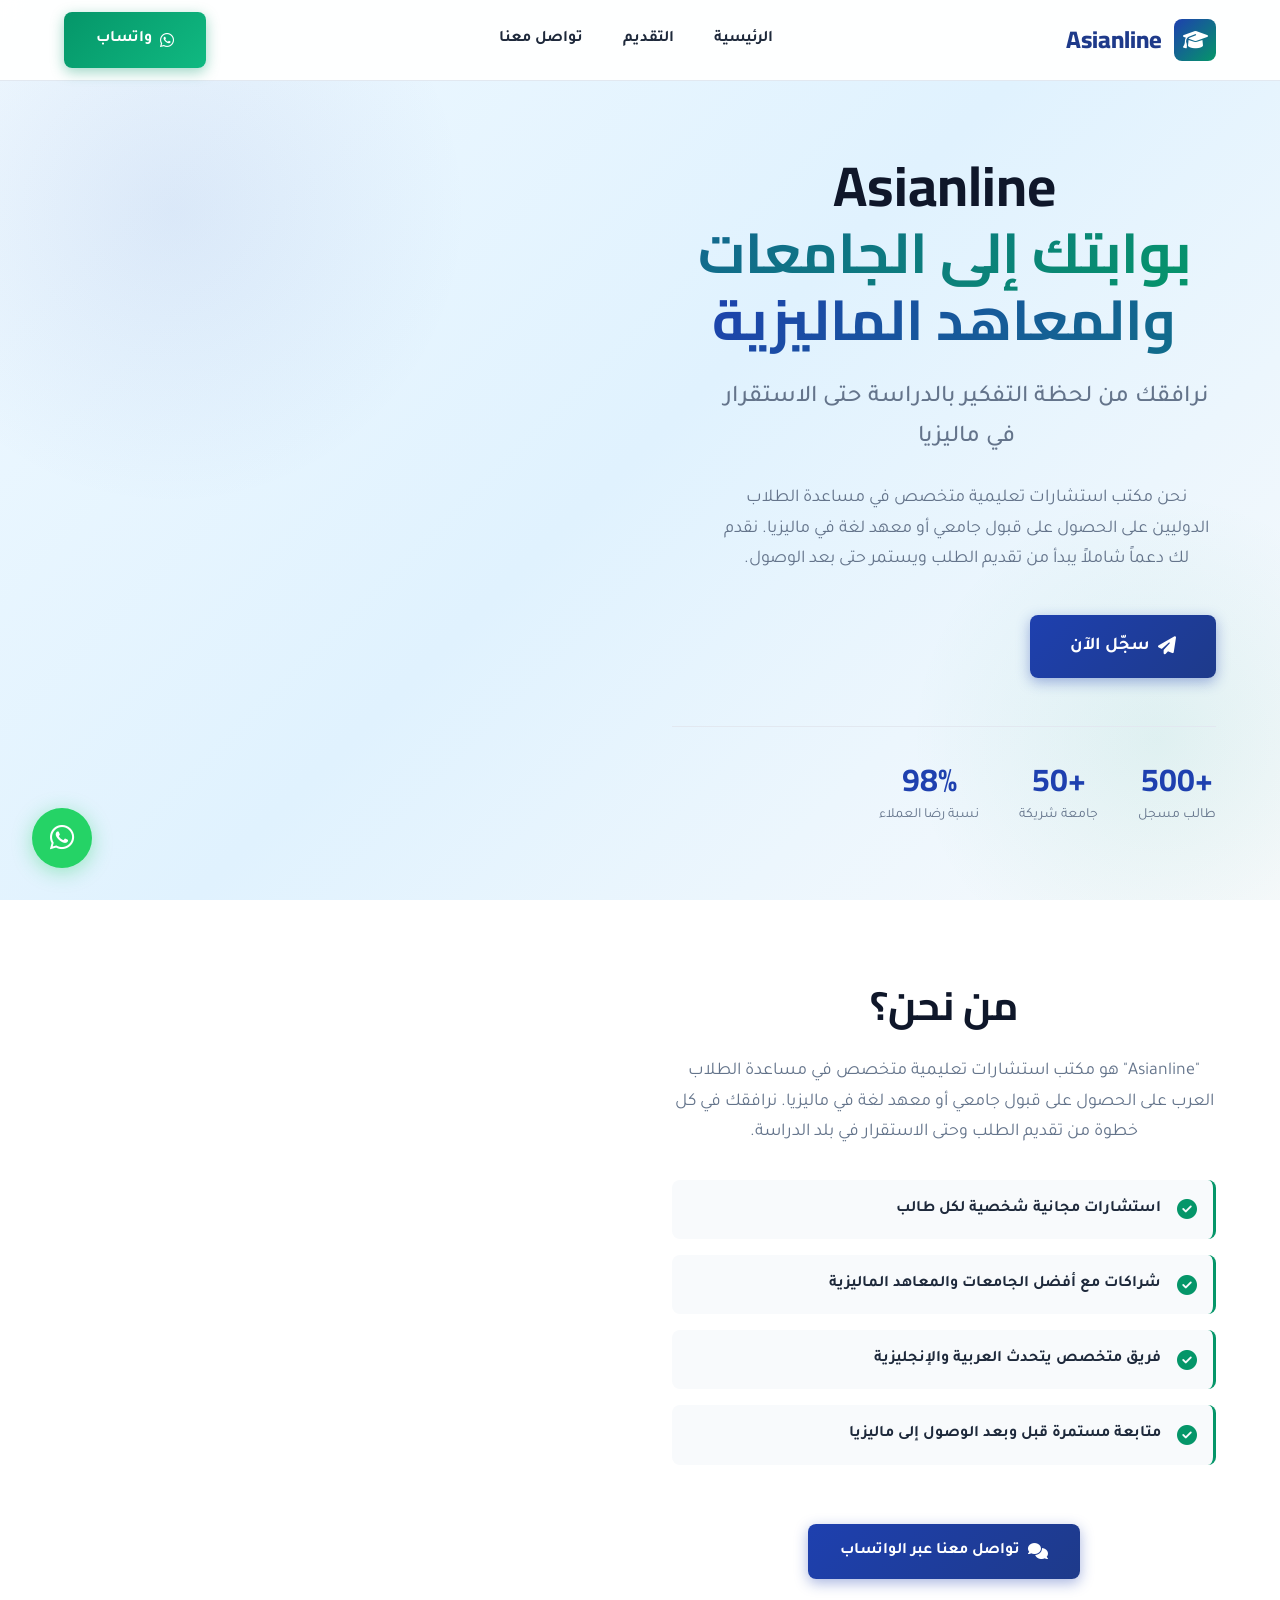
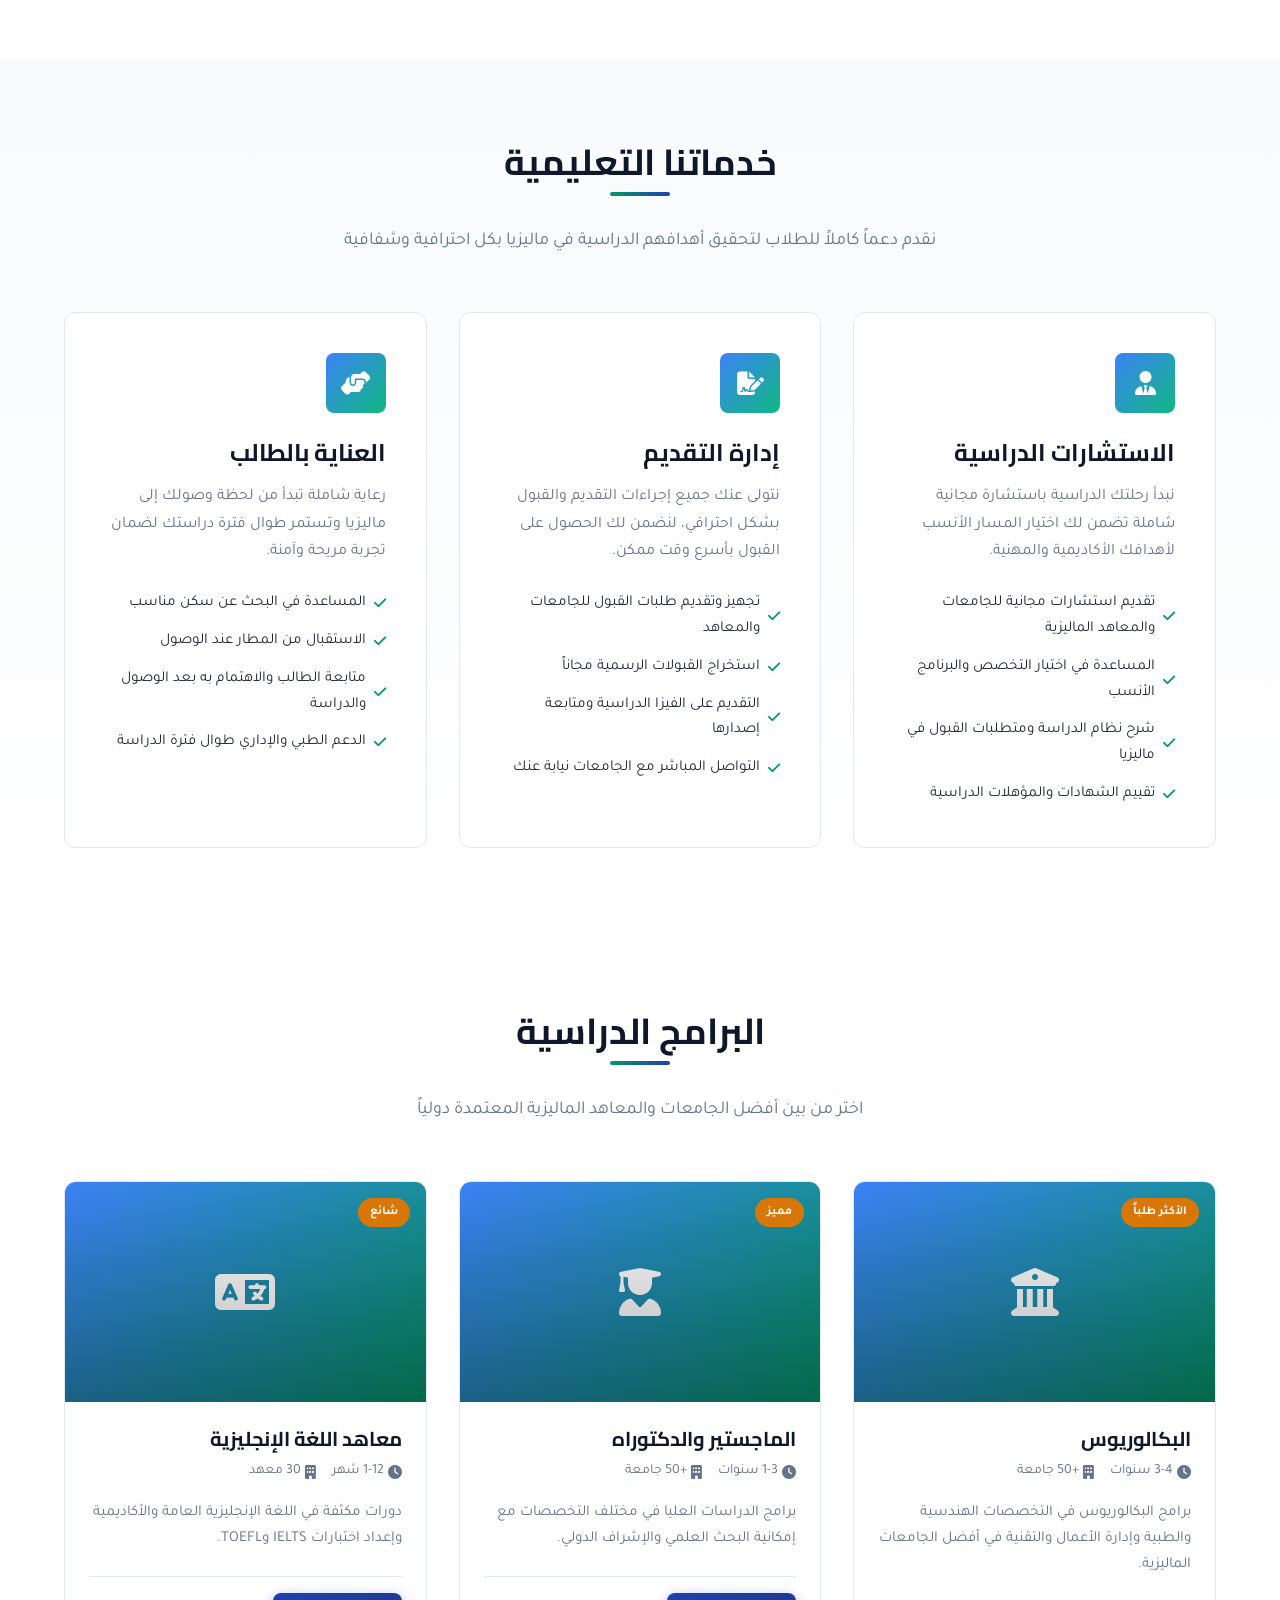
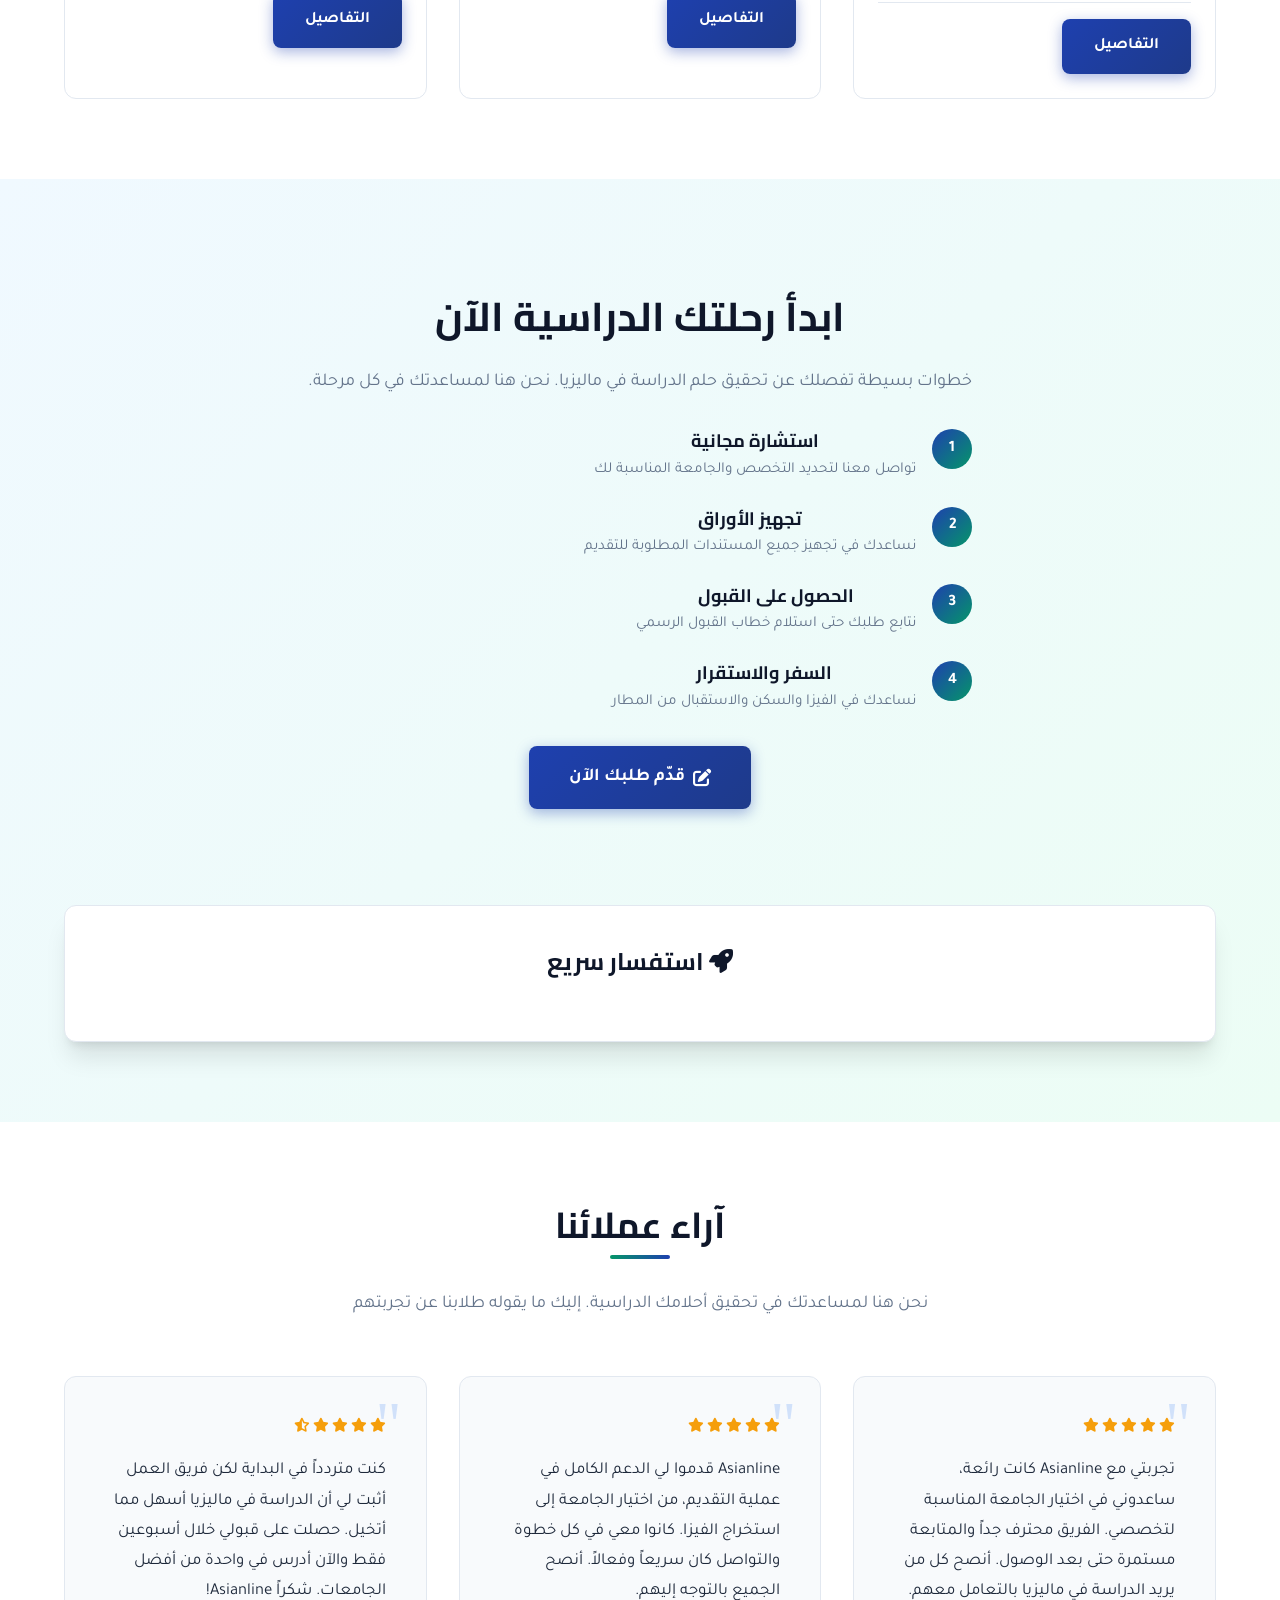
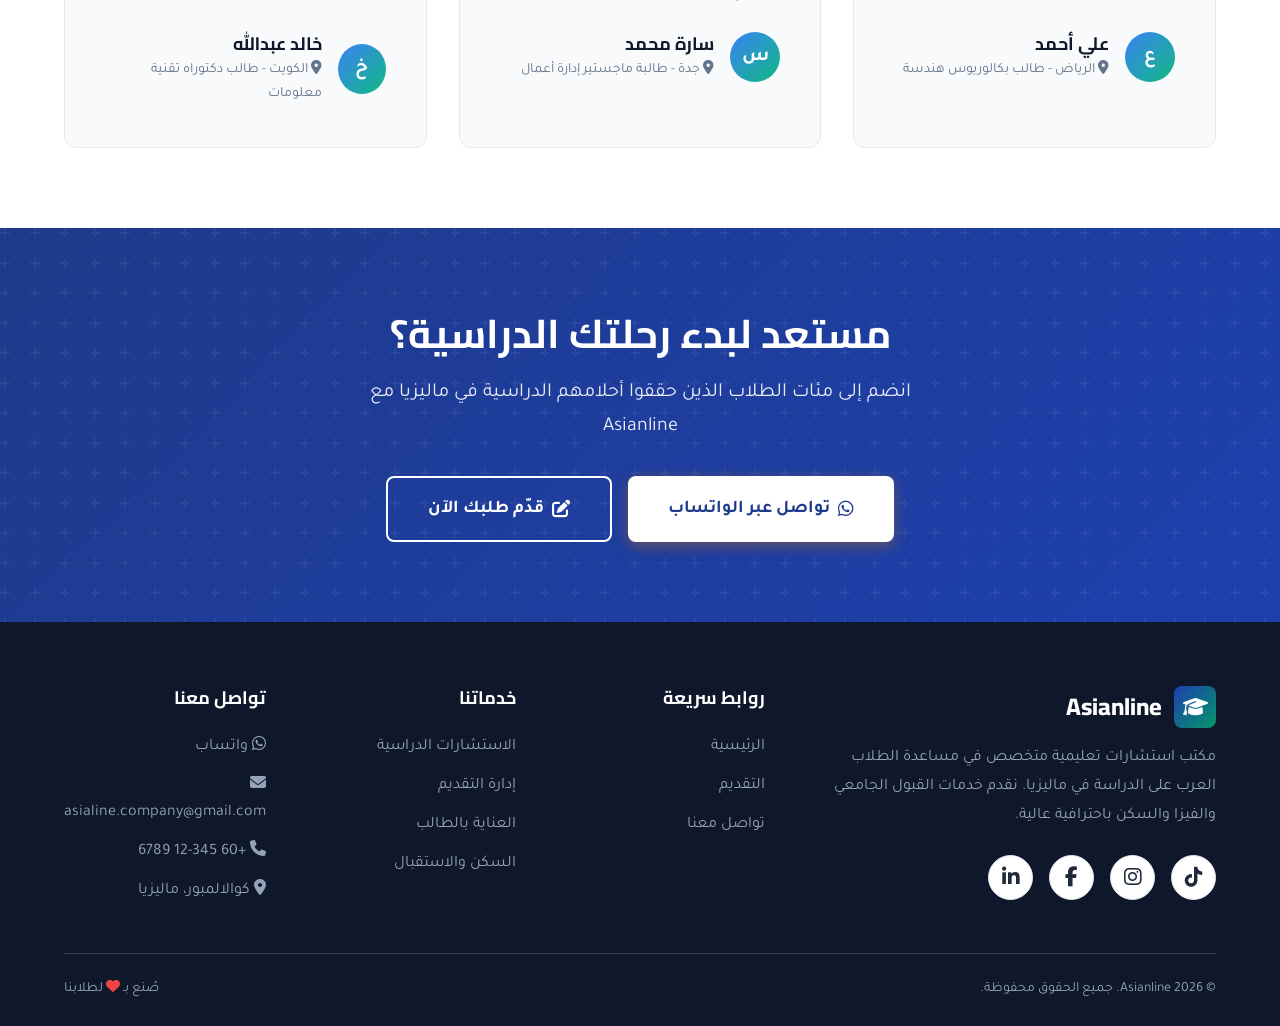
<file: index.html>
<!DOCTYPE html>
<html lang="ar" dir="rtl">
<head>
    <meta charset="UTF-8">
    <meta name="viewport" content="width=device-width, initial-scale=1.0">
    <meta name="description" content="Asianline - مكتب استشارات تعليمية متخصص في مساعدة الطلاب على الدراسة في ماليزيا. نقدم خدمات القبول الجامعي والفيزا والسكن.">
    <meta name="keywords" content="الدراسة في ماليزيا, قبول جامعي, معاهد لغة, فيزا دراسية, استشارات تعليمية">
    <title>Asianline | بوابتك إلى الجامعات والمعاهد الماليزية</title>

    <!-- Google Fonts -->
    <link rel="preconnect" href="https://fonts.googleapis.com">
    <link rel="preconnect" href="https://fonts.gstatic.com" crossorigin>
    <link href="https://fonts.googleapis.com/css2?family=Cairo:wght@400;600;700;800&family=Tajawal:wght@400;500;700&display=swap" rel="stylesheet">

    <!-- Font Awesome -->
    <link rel="stylesheet" href="https://cdnjs.cloudflare.com/ajax/libs/font-awesome/6.4.0/css/all.min.css">

    <!-- Styles -->
    <link rel="stylesheet" href="css/style.css">

    <!-- Favicon -->
    <link rel="icon" type="image/svg+xml" href="data:image/svg+xml,<svg xmlns='http://www.w3.org/2000/svg' viewBox='0 0 100 100'><text y='.9em' font-size='90'>🎓</text></svg>">
</head>
<body>
    <!-- Navigation -->
    <nav class="navbar" id="navbar">
        <div class="container">
            <a href="index.html" class="logo">
                <div class="logo-icon"><i class="fas fa-graduation-cap"></i></div>
                <span>Asianline</span>
            </a>

            <ul class="nav-links">
                <li><a href="index.html" class="active">الرئيسية</a></li>
<li><a href="apply.html">التقديم</a></li>
                <li><a href="contact.html">تواصل معنا</a></li>
            </ul>

            <div class="nav-cta">
                <a href="https://api.whatsapp.com/message/QCNQ3R56KXOFG1?autoload=1&app_absent=0" target="_blank" class="btn btn-secondary btn-sm">
                    <i class="fab fa-whatsapp"></i>
                    واتساب
                </a>
                <button class="mobile-menu-btn" id="mobileMenuBtn" aria-label="القائمة">
                    <i class="fas fa-bars"></i>
                </button>
            </div>
        </div>
    </nav>

    <!-- Mobile Menu -->
    <div class="mobile-menu-overlay" id="mobileMenuOverlay"></div>
    <div class="mobile-menu" id="mobileMenu">
        <div class="mobile-menu-header">
            <a href="index.html" class="logo">
                <div class="logo-icon"><i class="fas fa-graduation-cap"></i></div>
                <span>Asianline</span>
            </a>
            <button class="mobile-menu-close" id="mobileMenuClose" aria-label="إغلاق">
                <i class="fas fa-times"></i>
            </button>
        </div>
        <nav class="mobile-menu-links">
            <a href="index.html" class="active">الرئيسية</a>
<a href="apply.html">التقديم</a>
            <a href="contact.html">تواصل معنا</a>
        </nav>
    </div>

    <!-- Hero Section -->
    <section class="hero" id="home">
        <div class="container">
            <div class="hero-content" style="max-width: 800px; margin: 0 auto; text-align: center;">
                <h1>Asianline<br><span>بوابتك إلى الجامعات والمعاهد الماليزية</span></h1>
                <p class="subtitle">نرافقك من لحظة التفكير بالدراسة حتى الاستقرار في ماليزيا</p>
                <p>نحن مكتب استشارات تعليمية متخصص في مساعدة الطلاب الدوليين على الحصول على قبول جامعي أو معهد لغة في ماليزيا. نقدم لك دعماً شاملاً يبدأ من تقديم الطلب ويستمر حتى بعد الوصول.</p>
                <div class="hero-buttons">
                    <a href="apply.html" class="btn btn-primary btn-lg">
                        <i class="fas fa-paper-plane"></i>
                        سجّل الآن
                    </a>
                    </div>
                <div class="hero-stats">
                    <div class="stat-item">
                        <h3>+500</h3>
                        <p>طالب مسجل</p>
                    </div>
                    <div class="stat-item">
                        <h3>+50</h3>
                        <p>جامعة شريكة</p>
                    </div>
                    <div class="stat-item">
                        <h3>98%</h3>
                        <p>نسبة رضا العملاء</p>
                    </div>
                </div>
            </div>
            
        </div>
    </section>

    <!-- About Section -->
    <section class="about section-padding" id="about">
        <div class="container">
            <div class="about-grid">
                
                <div class="about-content" style="max-width: 800px; margin: 0 auto; text-align: center;">
                    <h2>من نحن؟</h2>
                    <p>"Asianline" هو مكتب استشارات تعليمية متخصص في مساعدة الطلاب العرب على الحصول على قبول جامعي أو معهد لغة في ماليزيا. نرافقك في كل خطوة من تقديم الطلب وحتى الاستقرار في بلد الدراسة.</p>
                    <div class="about-features" style="max-width: 600px; margin: 0 auto 2rem;">
                        <div class="about-feature">
                            <i class="fas fa-check-circle"></i>
                            <span>استشارات مجانية شخصية لكل طالب</span>
                        </div>
                        <div class="about-feature">
                            <i class="fas fa-check-circle"></i>
                            <span>شراكات مع أفضل الجامعات والمعاهد الماليزية</span>
                        </div>
                        <div class="about-feature">
                            <i class="fas fa-check-circle"></i>
                            <span>فريق متخصص يتحدث العربية والإنجليزية</span>
                        </div>
                        <div class="about-feature">
                            <i class="fas fa-check-circle"></i>
                            <span>متابعة مستمرة قبل وبعد الوصول إلى ماليزيا</span>
                        </div>
                    </div>
                    <br>
                    <a href="contact.html" class="btn btn-primary">
                        <i class="fas fa-comments"></i>
                        تواصل معنا عبر الواتساب
                    </a>
                </div>
            </div>
        </div>
    </section>

    <!-- Services Section -->
    <section class="services section-padding" id="services">
        <div class="container">
            <div class="section-header">
                <h2>خدماتنا التعليمية</h2>
                <p>نقدم دعماً كاملاً للطلاب لتحقيق أهدافهم الدراسية في ماليزيا بكل احترافية وشفافية</p>
            </div>
            <div class="services-grid">
                <!-- Service 1 -->
                <div class="service-card fade-in">
                    <div class="service-icon">
                        <i class="fas fa-user-tie"></i>
                    </div>
                    <h3>الاستشارات الدراسية</h3>
                    <p>نبدأ رحلتك الدراسية باستشارة مجانية شاملة تضمن لك اختيار المسار الأنسب لأهدافك الأكاديمية والمهنية.</p>
                    <ul class="service-list">
                        <li><i class="fas fa-check"></i> تقديم استشارات مجانية للجامعات والمعاهد الماليزية</li>
                        <li><i class="fas fa-check"></i> المساعدة في اختيار التخصص والبرنامج الأنسب</li>
                        <li><i class="fas fa-check"></i> شرح نظام الدراسة ومتطلبات القبول في ماليزيا</li>
                        <li><i class="fas fa-check"></i> تقييم الشهادات والمؤهلات الدراسية</li>
                    </ul>
                </div>

                <!-- Service 2 -->
                <div class="service-card fade-in">
                    <div class="service-icon">
                        <i class="fas fa-file-signature"></i>
                    </div>
                    <h3>إدارة التقديم</h3>
                    <p>نتولى عنك جميع إجراءات التقديم والقبول بشكل احترافي، لنضمن لك الحصول على القبول بأسرع وقت ممكن.</p>
                    <ul class="service-list">
                        <li><i class="fas fa-check"></i> تجهيز وتقديم طلبات القبول للجامعات والمعاهد</li>
                        <li><i class="fas fa-check"></i> استخراج القبولات الرسمية مجاناً</li>
                        <li><i class="fas fa-check"></i> التقديم على الفيزا الدراسية ومتابعة إصدارها</li>
                        <li><i class="fas fa-check"></i> التواصل المباشر مع الجامعات نيابة عنك</li>
                    </ul>
                </div>

                <!-- Service 3 -->
                <div class="service-card fade-in">
                    <div class="service-icon">
                        <i class="fas fa-hands-helping"></i>
                    </div>
                    <h3>العناية بالطالب</h3>
                    <p>رعاية شاملة تبدأ من لحظة وصولك إلى ماليزيا وتستمر طوال فترة دراستك لضمان تجربة مريحة وآمنة.</p>
                    <ul class="service-list">
                        <li><i class="fas fa-check"></i> المساعدة في البحث عن سكن مناسب</li>
                        <li><i class="fas fa-check"></i> الاستقبال من المطار عند الوصول</li>
                        <li><i class="fas fa-check"></i> متابعة الطالب والاهتمام به بعد الوصول والدراسة</li>
                        <li><i class="fas fa-check"></i> الدعم الطبي والإداري طوال فترة الدراسة</li>
                    </ul>
                </div>
            </div>
        </div>
    </section>

    <!-- Programs Preview Section -->
    <section class="programs section-padding" id="programs">
        <div class="container">
            <div class="section-header">
                <h2>البرامج الدراسية</h2>
                <p>اختر من بين أفضل الجامعات والمعاهد الماليزية المعتمدة دولياً</p>
            </div>
            <div class="programs-grid">
                <div class="program-card fade-in">
                    <div class="program-image">
                        <i class="fas fa-university"></i>
                        <span class="program-badge">الأكثر طلباً</span>
                    </div>
                    <div class="program-content">
                        <h3>البكالوريوس</h3>
                        <div class="program-meta">
                            <span><i class="fas fa-clock"></i> 3-4 سنوات</span>
                            <span><i class="fas fa-building"></i> +50 جامعة</span>
                        </div>
                        <p>برامج البكالوريوس في التخصصات الهندسية والطبية وإدارة الأعمال والتقنية في أفضل الجامعات الماليزية.</p>
                        <div class="program-footer">
                            <a href="https://api.whatsapp.com/message/QCNQ3R56KXOFG1?autoload=1&app_absent=0" class="btn btn-primary btn-sm">التفاصيل</a>
                        </div>
                    </div>
                </div>

                <div class="program-card fade-in">
                    <div class="program-image">
                        <i class="fas fa-user-graduate"></i>
                        <span class="program-badge">مميز</span>
                    </div>
                    <div class="program-content">
                        <h3>الماجستير والدكتوراه</h3>
                        <div class="program-meta">
                            <span><i class="fas fa-clock"></i> 1-3 سنوات</span>
                            <span><i class="fas fa-building"></i> +50 جامعة</span>
                        </div>
                        <p>برامج الدراسات العليا في مختلف التخصصات مع إمكانية البحث العلمي والإشراف الدولي.</p>
                        <div class="program-footer">
                            <a href="https://api.whatsapp.com/message/QCNQ3R56KXOFG1?autoload=1&app_absent=0" class="btn btn-primary btn-sm">التفاصيل</a>
                        </div>
                    </div>
                </div>

                <div class="program-card fade-in">
                    <div class="program-image">
                        <i class="fas fa-language"></i>
                        <span class="program-badge">شائع</span>
                    </div>
                    <div class="program-content">
                        <h3>معاهد اللغة الإنجليزية</h3>
                        <div class="program-meta">
                            <span><i class="fas fa-clock"></i> 1-12 شهر</span>
                            <span><i class="fas fa-building"></i> 30 معهد</span>
                        </div>
                        <p>دورات مكثفة في اللغة الإنجليزية العامة والأكاديمية وإعداد اختبارات IELTS وTOEFL.</p>
                        <div class="program-footer">
                            <a href="https://api.whatsapp.com/message/QCNQ3R56KXOFG1?autoload=1&app_absent=0" class="btn btn-primary btn-sm">التفاصيل</a>
                        </div>
                    </div>
                </div>
            </div>
            </div>
    </section>

    <!-- Application CTA Section -->
    <section class="apply-section section-padding" id="apply">
        <div class="container">
            <div class="apply-grid" style="grid-template-columns: 1fr; text-align: center;">
                <div class="apply-info" style="max-width: 800px; margin: 0 auto;">
                    <h2>ابدأ رحلتك الدراسية الآن</h2>
                    <p>خطوات بسيطة تفصلك عن تحقيق حلم الدراسة في ماليزيا. نحن هنا لمساعدتك في كل مرحلة.</p>
                    <div class="apply-steps">
                        <div class="apply-step">
                            <div class="step-number">1</div>
                            <div class="step-content">
                                <h4>استشارة مجانية</h4>
                                <p>تواصل معنا لتحديد التخصص والجامعة المناسبة لك</p>
                            </div>
                        </div>
                        <div class="apply-step">
                            <div class="step-number">2</div>
                            <div class="step-content">
                                <h4>تجهيز الأوراق</h4>
                                <p>نساعدك في تجهيز جميع المستندات المطلوبة للتقديم</p>
                            </div>
                        </div>
                        <div class="apply-step">
                            <div class="step-number">3</div>
                            <div class="step-content">
                                <h4>الحصول على القبول</h4>
                                <p>نتابع طلبك حتى استلام خطاب القبول الرسمي</p>
                            </div>
                        </div>
                        <div class="apply-step">
                            <div class="step-number">4</div>
                            <div class="step-content">
                                <h4>السفر والاستقرار</h4>
                                <p>نساعدك في الفيزا والسكن والاستقبال من المطار</p>
                            </div>
                        </div>
                    </div>
                    <a href="apply.html" class="btn btn-primary btn-lg">
                        <i class="fas fa-edit"></i>
                        قدّم طلبك الآن
                    </a>
                </div>
                <div class="form-container">
                    <h3><i class="fas fa-rocket"></i> استفسار سريع</h3>
                    
                </div>
            </div>
        </div>
    </section>

    <!-- Testimonials Section -->
    <section class="testimonials section-padding" id="testimonials">
        <div class="container">
            <div class="section-header">
                <h2>آراء عملائنا</h2>
                <p>نحن هنا لمساعدتك في تحقيق أحلامك الدراسية. إليك ما يقوله طلابنا عن تجربتهم</p>
            </div>
            <div class="testimonials-grid">
                <div class="testimonial-card fade-in">
                    <div class="rating">
                        <i class="fas fa-star"></i>
                        <i class="fas fa-star"></i>
                        <i class="fas fa-star"></i>
                        <i class="fas fa-star"></i>
                        <i class="fas fa-star"></i>
                    </div>
                    <p class="testimonial-text">تجربتي مع Asianline كانت رائعة، ساعدوني في اختيار الجامعة المناسبة لتخصصي. الفريق محترف جداً والمتابعة مستمرة حتى بعد الوصول. أنصح كل من يريد الدراسة في ماليزيا بالتعامل معهم.</p>
                    <div class="testimonial-author">
                        <div class="author-avatar">ع</div>
                        <div class="author-info">
                            <h4>علي أحمد</h4>
                            <p><i class="fas fa-map-marker-alt"></i> الرياض - طالب بكالوريوس هندسة</p>
                        </div>
                    </div>
                </div>

                <div class="testimonial-card fade-in">
                    <div class="rating">
                        <i class="fas fa-star"></i>
                        <i class="fas fa-star"></i>
                        <i class="fas fa-star"></i>
                        <i class="fas fa-star"></i>
                        <i class="fas fa-star"></i>
                    </div>
                    <p class="testimonial-text">Asianline قدموا لي الدعم الكامل في عملية التقديم، من اختيار الجامعة إلى استخراج الفيزا. كانوا معي في كل خطوة والتواصل كان سريعاً وفعالاً. أنصح الجميع بالتوجه إليهم.</p>
                    <div class="testimonial-author">
                        <div class="author-avatar">س</div>
                        <div class="author-info">
                            <h4>سارة محمد</h4>
                            <p><i class="fas fa-map-marker-alt"></i> جدة - طالبة ماجستير إدارة أعمال</p>
                        </div>
                    </div>
                </div>

                <div class="testimonial-card fade-in">
                    <div class="rating">
                        <i class="fas fa-star"></i>
                        <i class="fas fa-star"></i>
                        <i class="fas fa-star"></i>
                        <i class="fas fa-star"></i>
                        <i class="fas fa-star-half-alt"></i>
                    </div>
                    <p class="testimonial-text">كنت متردداً في البداية لكن فريق العمل أثبت لي أن الدراسة في ماليزيا أسهل مما أتخيل. حصلت على قبولي خلال أسبوعين فقط والآن أدرس في واحدة من أفضل الجامعات. شكراً Asianline!</p>
                    <div class="testimonial-author">
                        <div class="author-avatar">خ</div>
                        <div class="author-info">
                            <h4>خالد عبدالله</h4>
                            <p><i class="fas fa-map-marker-alt"></i> الكويت - طالب دكتوراه تقنية معلومات</p>
                        </div>
                    </div>
                </div>
            </div>
        </div>
    </section>

    <!-- CTA Section -->
    <section class="cta">
        <div class="container">
            <h2>مستعد لبدء رحلتك الدراسية؟</h2>
            <p>انضم إلى مئات الطلاب الذين حققوا أحلامهم الدراسية في ماليزيا مع Asianline</p>
            <div class="cta-buttons">
                <a href="https://api.whatsapp.com/message/QCNQ3R56KXOFG1?autoload=1&app_absent=0" target="_blank" class="btn btn-accent btn-lg">
                    <i class="fab fa-whatsapp"></i>
                    تواصل عبر الواتساب
                </a>
                <a href="apply.html" class="btn btn-outline btn-lg">
                    <i class="fas fa-edit"></i>
                    قدّم طلبك الآن
                </a>
            </div>
        </div>
    </section>

    <!-- Footer -->
    <footer class="footer">
        <div class="container">
            <div class="footer-grid">
                <div class="footer-brand">
                    <a href="index.html" class="logo">
                        <div class="logo-icon"><i class="fas fa-graduation-cap"></i></div>
                        <span>Asianline</span>
                    </a>
                    <p>مكتب استشارات تعليمية متخصص في مساعدة الطلاب العرب على الدراسة في ماليزيا. نقدم خدمات القبول الجامعي والفيزا والسكن باحترافية عالية.</p>
                    <div class="social-links">
                        <a href="https://www.tiktok.com/@asianlinee" target="_blank" aria-label="تيك توك"><i class="fab fa-tiktok"></i></a>
                        <a href="https://www.instagram.com/asianlinee" target="_blank" aria-label="انستغرام"><i class="fab fa-instagram"></i></a>
                        <a href="#" aria-label="فيسبوك"><i class="fab fa-facebook-f"></i></a>
                        <a href="#" aria-label="لينكدإن"><i class="fab fa-linkedin-in"></i></a>
                    </div>
                </div>
                <div class="footer-links">
                    <h4>روابط سريعة</h4>
                    <ul>
                        <li><a href="index.html">الرئيسية</a></li>
<li><a href="apply.html">التقديم</a></li>
                        <li><a href="contact.html">تواصل معنا</a></li>
                    </ul>
                </div>
                <div class="footer-links">
                    <h4>خدماتنا</h4>
                    <ul>
                        <li><a href="#services">الاستشارات الدراسية</a></li>
                        <li><a href="#services">إدارة التقديم</a></li>
                        <li><a href="#services">العناية بالطالب</a></li>
                        <li><a href="#services">السكن والاستقبال</a></li>
                    </ul>
                </div>
                <div class="footer-links">
                    <h4>تواصل معنا</h4>
                    <ul>
                        <li><a href="https://api.whatsapp.com/message/QCNQ3R56KXOFG1?autoload=1&app_absent=0"><i class="fab fa-whatsapp"></i> واتساب</a></li>
                        <li><a href="mailto:asialine.company@gmail.com"><i class="fas fa-envelope"></i> asialine.company@gmail.com</a></li>
                        <li><a href="tel:+60123456789"><i class="fas fa-phone"></i> +60 12-345 6789</a></li>
                        <li><span><i class="fas fa-map-marker-alt"></i> كوالالمبور، ماليزيا</span></li>
                    </ul>
                </div>
            </div>
            <div class="footer-bottom">
                <p>© 2026 Asianline. جميع الحقوق محفوظة.</p>
                <p>صُنع بـ <i class="fas fa-heart" style="color: #ef4444;"></i> لطلابنا</p>
            </div>
        </div>
    </footer>

    <!-- WhatsApp Float -->
    <a href="https://api.whatsapp.com/message/QCNQ3R56KXOFG1?autoload=1&app_absent=0" target="_blank" class="whatsapp-float" aria-label="تواصل عبر الواتساب">
        <i class="fab fa-whatsapp"></i>
    </a>

    <!-- Scroll to Top -->
    <button class="scroll-top" id="scrollTop" aria-label="العودة للأعلى">
        <i class="fas fa-arrow-up"></i>
    </button>

    <!-- Scripts -->
    <script src="js/main.js"></script>
</body>
</html>
</file>
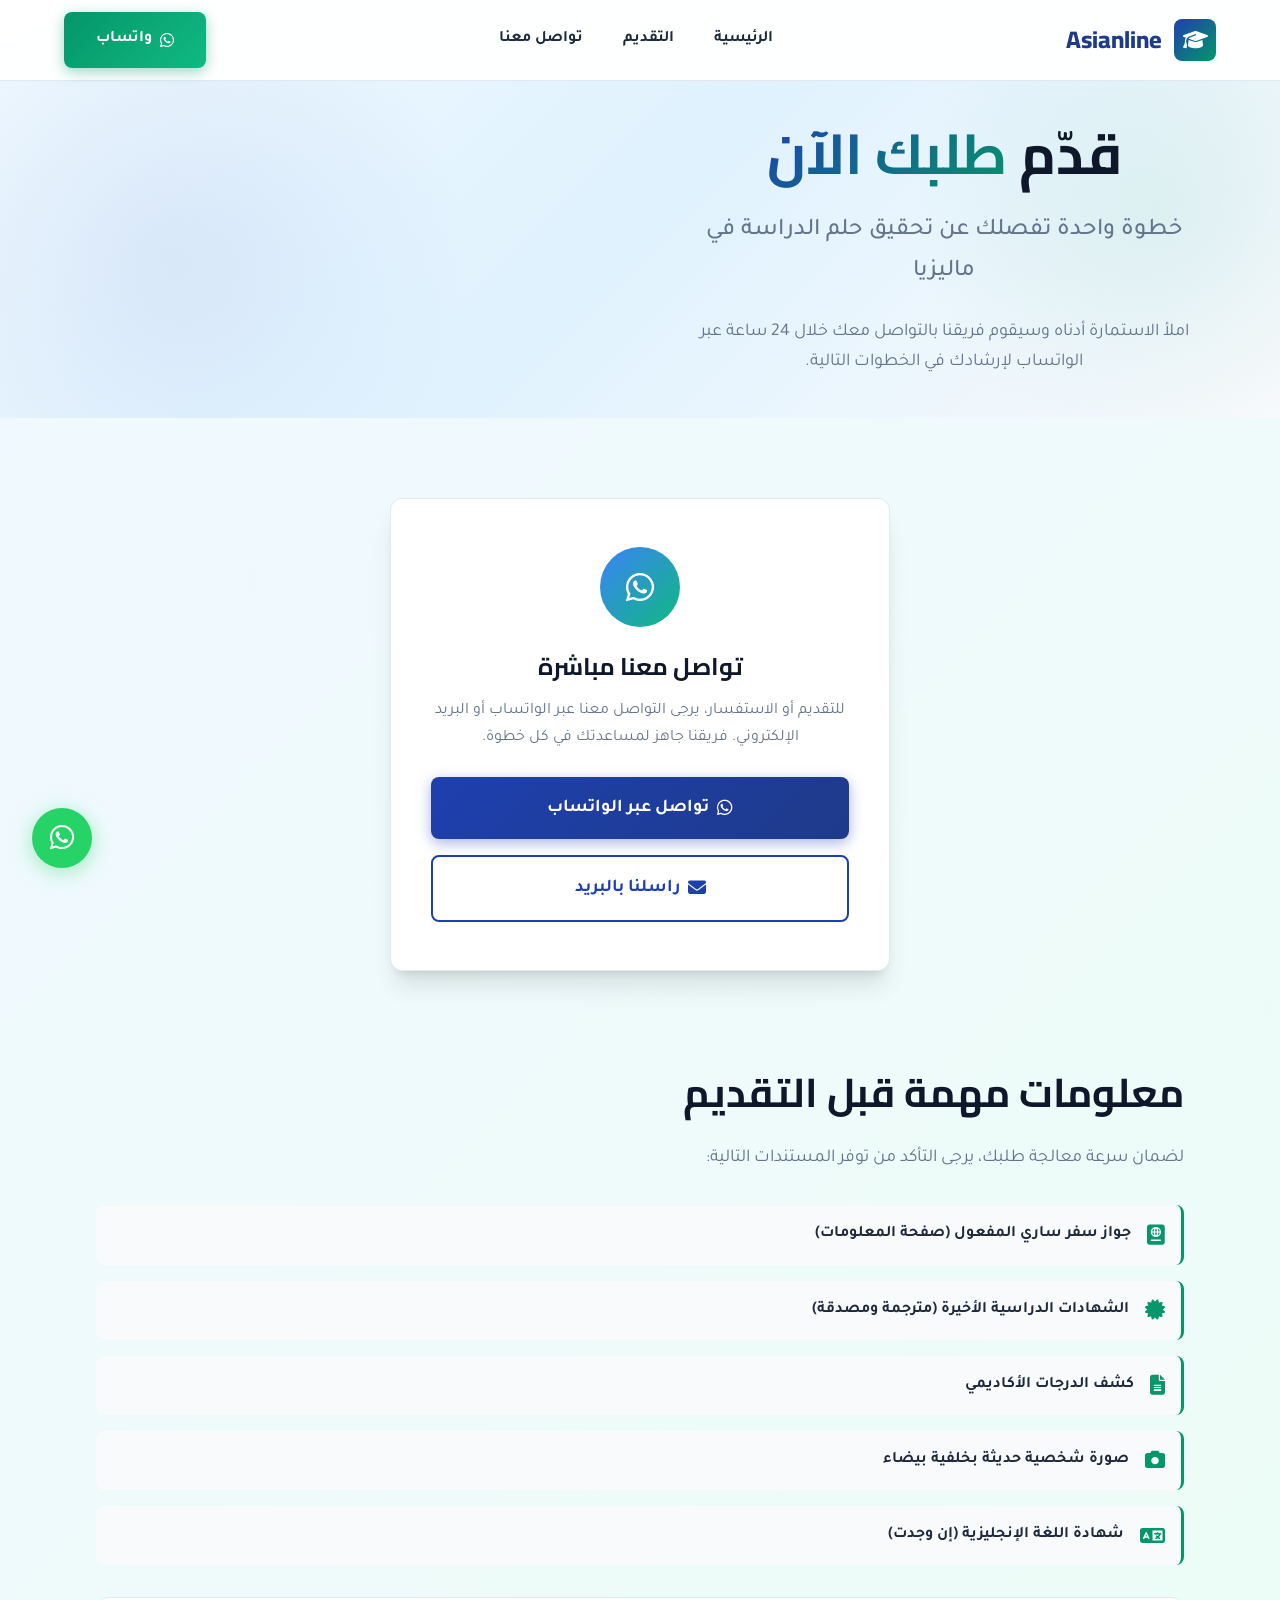
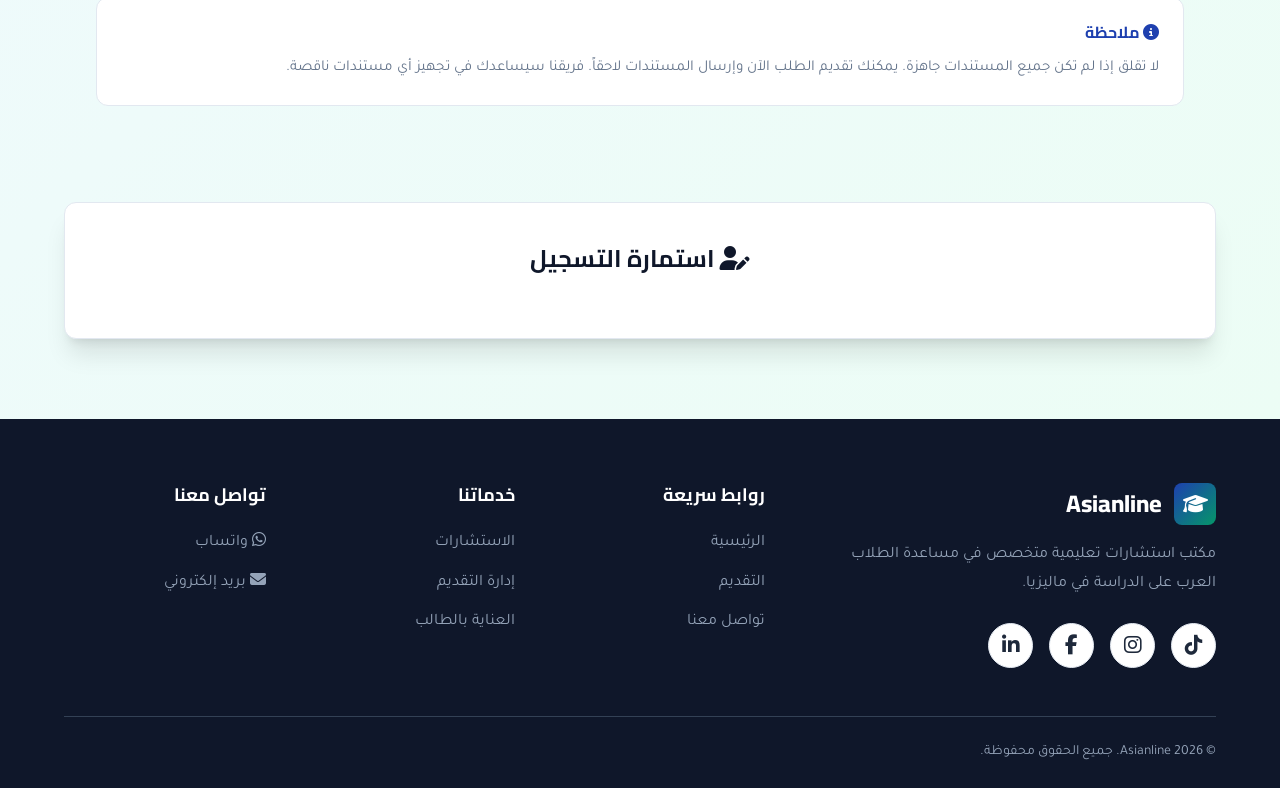
<file: apply.html>
<!DOCTYPE html>
<html lang="ar" dir="rtl">
<head>
    <meta charset="UTF-8">
    <meta name="viewport" content="width=device-width, initial-scale=1.0">
    <meta name="description" content="قدّم طلبك للدراسة في ماليزيا الآن. استمارة تسجيل سهلة وسريعة مع Asianline.">
    <title>التقديم للدراسة | Asianline</title>

    <link rel="preconnect" href="https://fonts.googleapis.com">
    <link rel="preconnect" href="https://fonts.gstatic.com" crossorigin>
    <link href="https://fonts.googleapis.com/css2?family=Cairo:wght@400;600;700;800&family=Tajawal:wght@400;500;700&display=swap" rel="stylesheet">
    <link rel="stylesheet" href="https://cdnjs.cloudflare.com/ajax/libs/font-awesome/6.4.0/css/all.min.css">
    <link rel="stylesheet" href="css/style.css">
    <link rel="icon" type="image/svg+xml" href="data:image/svg+xml,<svg xmlns='http://www.w3.org/2000/svg' viewBox='0 0 100 100'><text y='.9em' font-size='90'>🎓</text></svg>">
</head>
<body>
    <!-- Navigation -->
    <nav class="navbar" id="navbar">
        <div class="container">
            <a href="index.html" class="logo">
                <div class="logo-icon"><i class="fas fa-graduation-cap"></i></div>
                <span>Asianline</span>
            </a>
            <ul class="nav-links">
                <li><a href="index.html">الرئيسية</a></li>
<li><a href="apply.html" class="active">التقديم</a></li>
                <li><a href="contact.html">تواصل معنا</a></li>
            </ul>
            <div class="nav-cta">
                <a href="https://api.whatsapp.com/message/QCNQ3R56KXOFG1?autoload=1&app_absent=0" target="_blank" class="btn btn-secondary btn-sm">
                    <i class="fab fa-whatsapp"></i> واتساب
                </a>
                <button class="mobile-menu-btn" id="mobileMenuBtn"><i class="fas fa-bars"></i></button>
            </div>
        </div>
    </nav>

    <!-- Mobile Menu -->
    <div class="mobile-menu-overlay" id="mobileMenuOverlay"></div>
    <div class="mobile-menu" id="mobileMenu">
        <div class="mobile-menu-header">
            <a href="index.html" class="logo">
                <div class="logo-icon"><i class="fas fa-graduation-cap"></i></div>
                <span>Asianline</span>
            </a>
            <button class="mobile-menu-close" id="mobileMenuClose"><i class="fas fa-times"></i></button>
        </div>
        <nav class="mobile-menu-links">
            <a href="index.html">الرئيسية</a>
<a href="apply.html" class="active">التقديم</a>
            <a href="contact.html">تواصل معنا</a>
        </nav>
    </div>

    <!-- Page Header -->
    <section class="hero" style="min-height: 45vh; padding-top: 120px;">
        <div class="container">
            <div class="hero-content" style="text-align: center; max-width: 800px; margin: 0 auto;">
                <h1>قدّم <span>طلبك الآن</span></h1>
                <p class="subtitle">خطوة واحدة تفصلك عن تحقيق حلم الدراسة في ماليزيا</p>
                <p>املأ الاستمارة أدناه وسيقوم فريقنا بالتواصل معك خلال 24 ساعة عبر الواتساب لإرشادك في الخطوات التالية.</p>
            </div>
        </div>
    </section>

    <!-- Application Form -->
    <section class="apply-section section-padding">
        <div class="container">
            <div class="apply-grid" style="grid-template-columns: 1fr;">
<div style="background: white; padding: 3rem 2.5rem; border-radius: 12px; box-shadow: var(--shadow-lg); border: 1px solid var(--border); text-align: center; max-width: 500px; margin: 0 auto;">
    <div style="width: 80px; height: 80px; background: linear-gradient(135deg, var(--primary-light), var(--secondary-light)); border-radius: 50%; display: flex; align-items: center; justify-content: center; margin: 0 auto 1.5rem; color: white; font-size: 2rem;">
        <i class="fab fa-whatsapp"></i>
    </div>
    <h3 style="margin-bottom: 1rem; font-size: 1.5rem;">تواصل معنا مباشرة</h3>
    <p style="color: var(--text-light); margin-bottom: 1.5rem;">للتقديم أو الاستفسار، يرجى التواصل معنا عبر الواتساب أو البريد الإلكتروني. فريقنا جاهز لمساعدتك في كل خطوة.</p>
    <div style="display: flex; flex-direction: column; gap: 1rem;">
        <a href="https://api.whatsapp.com/message/QCNQ3R56KXOFG1?autoload=1&app_absent=0" target="_blank" class="btn btn-primary btn-lg">
            <i class="fab fa-whatsapp"></i>
            تواصل عبر الواتساب
        </a>
        <a href="mailto:asialine.company@gmail.com" class="btn btn-outline btn-lg">
            <i class="fas fa-envelope"></i>
            راسلنا بالبريد
        </a>
    </div>
</div>
                <div class="apply-info">
                    <h2>معلومات مهمة قبل التقديم</h2>
                    <p>لضمان سرعة معالجة طلبك، يرجى التأكد من توفر المستندات التالية:</p>
                    <div class="about-features" style="margin-bottom: 2rem;">
                        <div class="about-feature">
                            <i class="fas fa-passport"></i>
                            <span>جواز سفر ساري المفعول (صفحة المعلومات)</span>
                        </div>
                        <div class="about-feature">
                            <i class="fas fa-certificate"></i>
                            <span>الشهادات الدراسية الأخيرة (مترجمة ومصدقة)</span>
                        </div>
                        <div class="about-feature">
                            <i class="fas fa-file-alt"></i>
                            <span>كشف الدرجات الأكاديمي</span>
                        </div>
                        <div class="about-feature">
                            <i class="fas fa-camera"></i>
                            <span>صورة شخصية حديثة بخلفية بيضاء</span>
                        </div>
                        <div class="about-feature">
                            <i class="fas fa-language"></i>
                            <span>شهادة اللغة الإنجليزية (إن وجدت)</span>
                        </div>
                    </div>
                    <div style="background: white; padding: 1.5rem; border-radius: 12px; border: 1px solid var(--border);">
                        <h4 style="margin-bottom: 0.75rem; color: var(--primary);"><i class="fas fa-info-circle"></i> ملاحظة</h4>
                        <p style="color: var(--text-light); font-size: 0.95rem; margin: 0;">لا تقلق إذا لم تكن جميع المستندات جاهزة. يمكنك تقديم الطلب الآن وإرسال المستندات لاحقاً. فريقنا سيساعدك في تجهيز أي مستندات ناقصة.</p>
                    </div>
                </div>

                <div class="form-container" style="max-width: 100%;">
                    <h3><i class="fas fa-user-edit"></i> استمارة التسجيل</h3>
                    </div>
            </div>
        </div>
    </section>

    <!-- Footer -->
    <footer class="footer">
        <div class="container">
            <div class="footer-grid">
                <div class="footer-brand">
                    <a href="index.html" class="logo">
                        <div class="logo-icon"><i class="fas fa-graduation-cap"></i></div>
                        <span>Asianline</span>
                    </a>
                    <p>مكتب استشارات تعليمية متخصص في مساعدة الطلاب العرب على الدراسة في ماليزيا.</p>
                    <div class="social-links">
                        <a href="#"><i class="fab fa-tiktok"></i></a>
                        <a href="#"><i class="fab fa-instagram"></i></a>
                        <a href="#"><i class="fab fa-facebook-f"></i></a>
                        <a href="#"><i class="fab fa-linkedin-in"></i></a>
                    </div>
                </div>
                <div class="footer-links">
                    <h4>روابط سريعة</h4>
                    <ul>
                        <li><a href="index.html">الرئيسية</a></li>
<li><a href="apply.html">التقديم</a></li>
                        <li><a href="contact.html">تواصل معنا</a></li>
                    </ul>
                </div>
                <div class="footer-links">
                    <h4>خدماتنا</h4>
                    <ul>
                        <li><a href="index.html#services">الاستشارات</a></li>
                        <li><a href="index.html#services">إدارة التقديم</a></li>
                        <li><a href="index.html#services">العناية بالطالب</a></li>
                    </ul>
                </div>
                <div class="footer-links">
                    <h4>تواصل معنا</h4>
                    <ul>
                        <li><a href="https://api.whatsapp.com/message/QCNQ3R56KXOFG1?autoload=1&app_absent=0"><i class="fab fa-whatsapp"></i> واتساب</a></li>
                        <li><a href="mailto:asialine.company@gmail.com"><i class="fas fa-envelope"></i> بريد إلكتروني</a></li>
                    </ul>
                </div>
            </div>
            <div class="footer-bottom">
                <p>© 2026 Asianline. جميع الحقوق محفوظة.</p>
            </div>
        </div>
    </footer>

    <a href="https://api.whatsapp.com/message/QCNQ3R56KXOFG1?autoload=1&app_absent=0" target="_blank" class="whatsapp-float"><i class="fab fa-whatsapp"></i></a>
    <button class="scroll-top" id="scrollTop"><i class="fas fa-arrow-up"></i></button>
    <script src="js/main.js"></script>
</body>
</html>
</file>
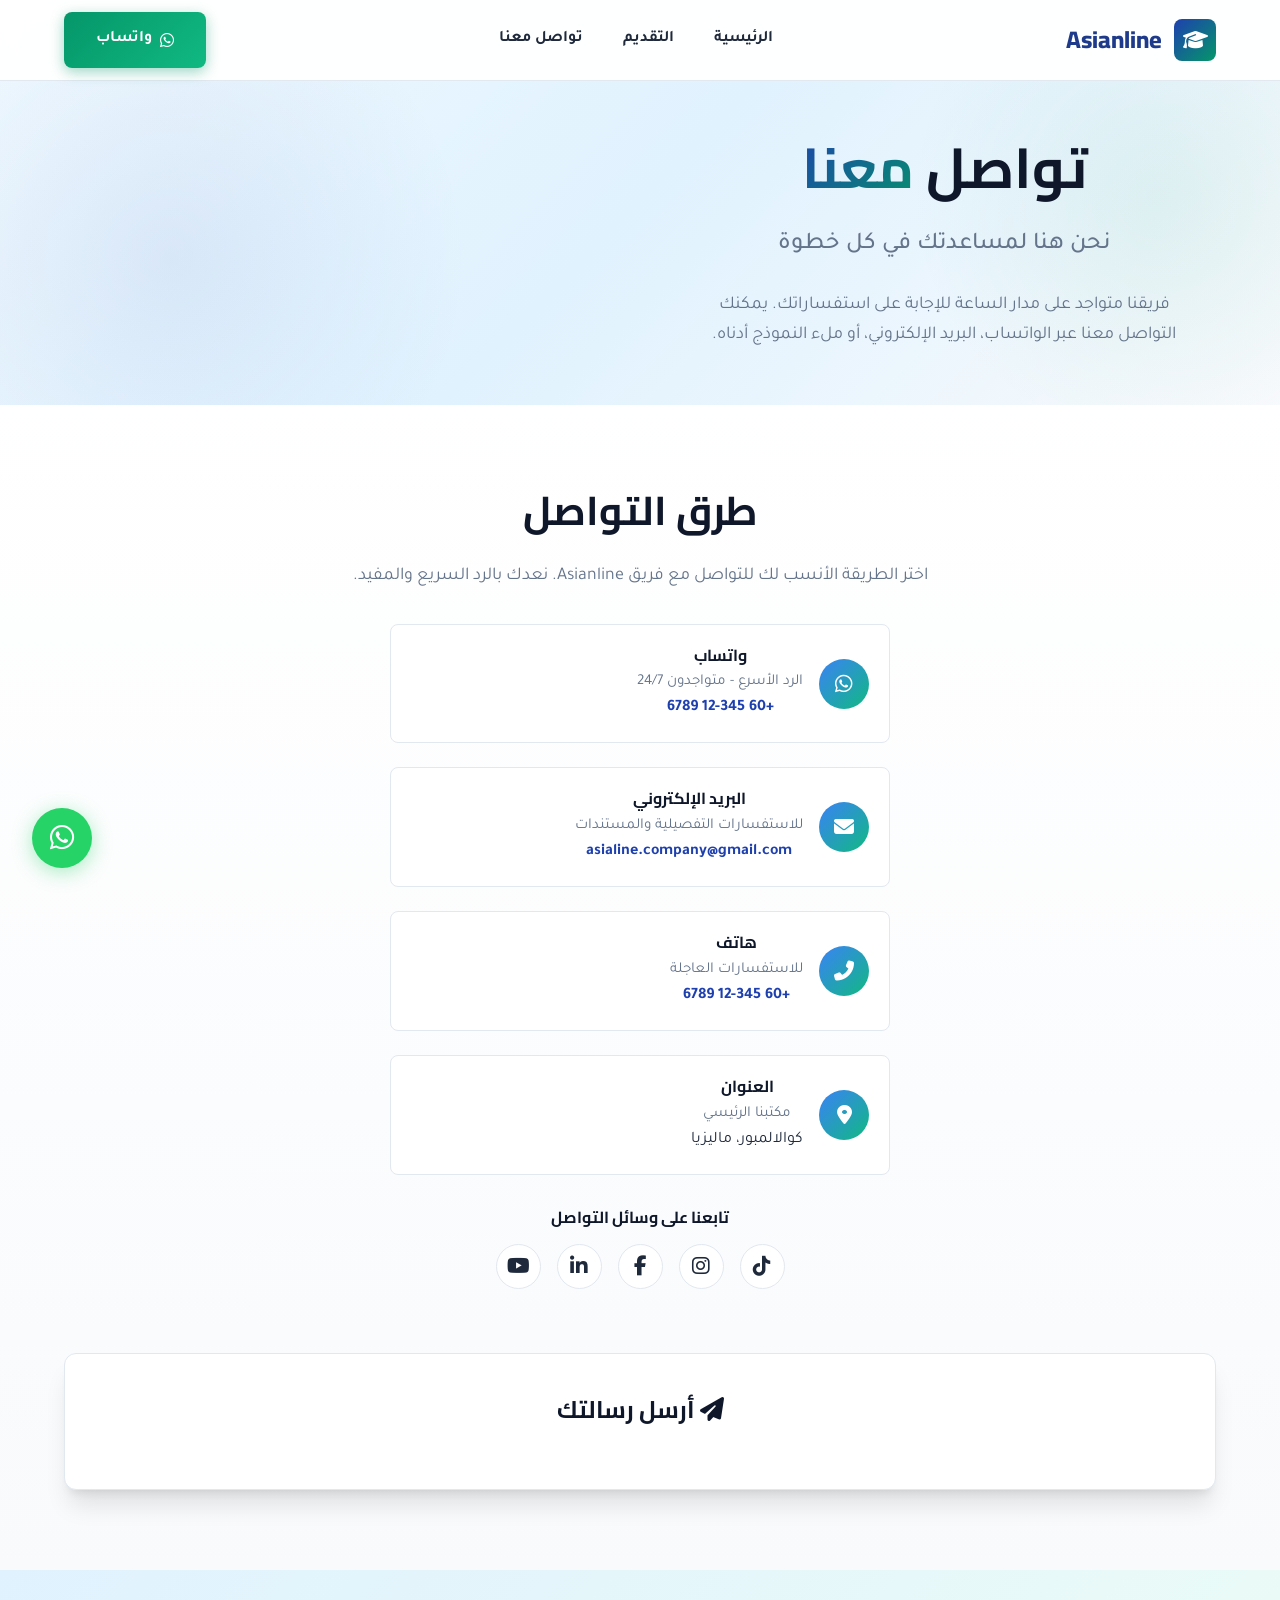
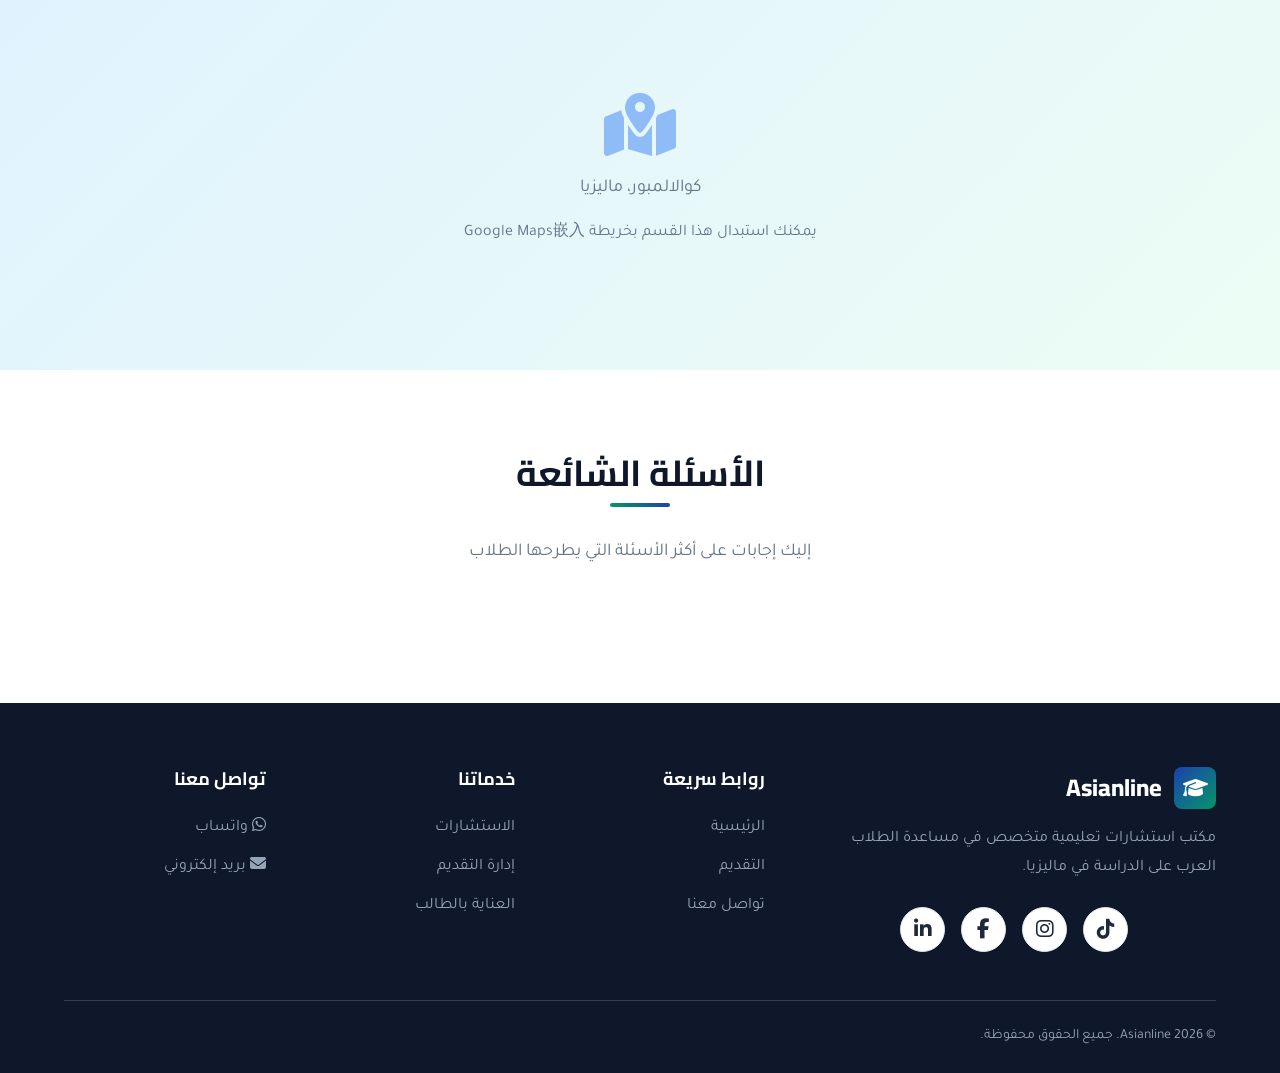
<file: contact.html>
<!DOCTYPE html>
<html lang="ar" dir="rtl">
<head>
    <meta charset="UTF-8">
    <meta name="viewport" content="width=device-width, initial-scale=1.0">
    <meta name="description" content="تواصل مع Asianline للحصول على استشارة مجانية. واتساب، بريد إلكتروني، أو عبر نموذج الاتصال.">
    <title>تواصل معنا | Asianline</title>

    <link rel="preconnect" href="https://fonts.googleapis.com">
    <link rel="preconnect" href="https://fonts.gstatic.com" crossorigin>
    <link href="https://fonts.googleapis.com/css2?family=Cairo:wght@400;600;700;800&family=Tajawal:wght@400;500;700&display=swap" rel="stylesheet">
    <link rel="stylesheet" href="https://cdnjs.cloudflare.com/ajax/libs/font-awesome/6.4.0/css/all.min.css">
    <link rel="stylesheet" href="css/style.css">
    <link rel="icon" type="image/svg+xml" href="data:image/svg+xml,<svg xmlns='http://www.w3.org/2000/svg' viewBox='0 0 100 100'><text y='.9em' font-size='90'>🎓</text></svg>">
</head>
<body>
    <!-- Navigation -->
    <nav class="navbar" id="navbar">
        <div class="container">
            <a href="index.html" class="logo">
                <div class="logo-icon"><i class="fas fa-graduation-cap"></i></div>
                <span>Asianline</span>
            </a>
            <ul class="nav-links">
                <li><a href="index.html">الرئيسية</a></li>
<li><a href="apply.html">التقديم</a></li>
                <li><a href="contact.html" class="active">تواصل معنا</a></li>
            </ul>
            <div class="nav-cta">
                <a href="https://api.whatsapp.com/message/QCNQ3R56KXOFG1?autoload=1&app_absent=0" target="_blank" class="btn btn-secondary btn-sm">
                    <i class="fab fa-whatsapp"></i> واتساب
                </a>
                <button class="mobile-menu-btn" id="mobileMenuBtn"><i class="fas fa-bars"></i></button>
            </div>
        </div>
    </nav>

    <!-- Mobile Menu -->
    <div class="mobile-menu-overlay" id="mobileMenuOverlay"></div>
    <div class="mobile-menu" id="mobileMenu">
        <div class="mobile-menu-header">
            <a href="index.html" class="logo">
                <div class="logo-icon"><i class="fas fa-graduation-cap"></i></div>
                <span>Asianline</span>
            </a>
            <button class="mobile-menu-close" id="mobileMenuClose"><i class="fas fa-times"></i></button>
        </div>
        <nav class="mobile-menu-links">
            <a href="index.html">الرئيسية</a>
<a href="apply.html">التقديم</a>
            <a href="contact.html" class="active">تواصل معنا</a>
        </nav>
    </div>

    <!-- Page Header -->
    <section class="hero" style="min-height: 45vh; padding-top: 120px;">
        <div class="container">
            <div class="hero-content" style="text-align: center; max-width: 800px; margin: 0 auto;">
                <h1>تواصل <span>معنا</span></h1>
                <p class="subtitle">نحن هنا لمساعدتك في كل خطوة</p>
                <p>فريقنا متواجد على مدار الساعة للإجابة على استفساراتك. يمكنك التواصل معنا عبر الواتساب، البريد الإلكتروني، أو ملء النموذج أدناه.</p>
            </div>
        </div>
    </section>

    <!-- Contact Section -->
    <section class="contact section-padding">
        <div class="container">
            <div class="contact-grid" style="grid-template-columns: 1fr; text-align: center;">
                <div class="contact-info" style="max-width: 700px; margin: 0 auto;">
                    <h2>طرق التواصل</h2>
                    <p>اختر الطريقة الأنسب لك للتواصل مع فريق Asianline. نعدك بالرد السريع والمفيد.</p>

                    <div class="contact-methods" style="max-width: 500px; margin: 0 auto 2rem;">
                        <div class="contact-method">
                            <i class="fab fa-whatsapp"></i>
                            <div>
                                <h4>واتساب</h4>
                                <p>الرد الأسرع - متواجدون 24/7</p>
                                <a href="https://api.whatsapp.com/message/QCNQ3R56KXOFG1?autoload=1&app_absent=0" target="_blank">+60 12-345 6789</a>
                            </div>
                        </div>
                        <div class="contact-method">
                            <i class="fas fa-envelope"></i>
                            <div>
                                <h4>البريد الإلكتروني</h4>
                                <p>للاستفسارات التفصيلية والمستندات</p>
                                <a href="mailto:asialine.company@gmail.com">asialine.company@gmail.com</a>
                            </div>
                        </div>
                        <div class="contact-method">
                            <i class="fas fa-phone-alt"></i>
                            <div>
                                <h4>هاتف</h4>
                                <p>للاستفسارات العاجلة</p>
                                <a href="tel:+60123456789">+60 12-345 6789</a>
                            </div>
                        </div>
                        <div class="contact-method">
                            <i class="fas fa-map-marker-alt"></i>
                            <div>
                                <h4>العنوان</h4>
                                <p>مكتبنا الرئيسي</p>
                                <span>كوالالمبور، ماليزيا</span>
                            </div>
                        </div>
                    </div>

                    <h4 style="margin-bottom: 1rem;">تابعنا على وسائل التواصل</h4>
                    <div class="social-links" style="justify-content: center;">
                        <a href="https://www.tiktok.com/@asianlinee" target="_blank" aria-label="تيك توك"><i class="fab fa-tiktok"></i></a>
                        <a href="https://www.instagram.com/asianlinee" target="_blank" aria-label="انستغرام"><i class="fab fa-instagram"></i></a>
                        <a href="#" aria-label="فيسبوك"><i class="fab fa-facebook-f"></i></a>
                        <a href="#" aria-label="لينكدإن"><i class="fab fa-linkedin-in"></i></a>
                        <a href="#" aria-label="يوتيوب"><i class="fab fa-youtube"></i></a>
                    </div>
                </div>

                <div class="contact-form-wrapper">
                    <h3><i class="fas fa-paper-plane"></i> أرسل رسالتك</h3>
                    </div>
            </div>
        </div>
    </section>

    <!-- Map Section -->
    <section style="padding: 0;">
        <div style="width: 100%; height: 400px; background: linear-gradient(135deg, #e0f2fe, #ecfdf5); display: flex; align-items: center; justify-content: center; flex-direction: column; gap: 1rem;">
            <i class="fas fa-map-marked-alt" style="font-size: 4rem; color: var(--primary-light); opacity: 0.5;"></i>
            <p style="color: var(--text-light); font-size: 1.125rem;">كوالالمبور، ماليزيا</p>
            <p style="color: var(--text-light);">يمكنك استبدال هذا القسم بخريطة Google Maps嵌入</p>
        </div>
    </section>

    <!-- FAQ Section -->
    <section class="section-padding" style="background: var(--bg-white);">
        <div class="container">
            <div class="section-header">
                <h2>الأسئلة الشائعة</h2>
                <p>إليك إجابات على أكثر الأسئلة التي يطرحها الطلاب</p>
            </div>
            <div style="max-width: 800px; margin: 0 auto; display: flex; flex-direction: column; gap: 1rem;">
                </div>
        </div>
    </section>

    <!-- Footer -->
    <footer class="footer">
        <div class="container">
            <div class="footer-grid">
                <div class="footer-brand">
                    <a href="index.html" class="logo">
                        <div class="logo-icon"><i class="fas fa-graduation-cap"></i></div>
                        <span>Asianline</span>
                    </a>
                    <p>مكتب استشارات تعليمية متخصص في مساعدة الطلاب العرب على الدراسة في ماليزيا.</p>
                    <div class="social-links" style="justify-content: center;">
                        <a href="#"><i class="fab fa-tiktok"></i></a>
                        <a href="#"><i class="fab fa-instagram"></i></a>
                        <a href="#"><i class="fab fa-facebook-f"></i></a>
                        <a href="#"><i class="fab fa-linkedin-in"></i></a>
                    </div>
                </div>
                <div class="footer-links">
                    <h4>روابط سريعة</h4>
                    <ul>
                        <li><a href="index.html">الرئيسية</a></li>
<li><a href="apply.html">التقديم</a></li>
                        <li><a href="contact.html">تواصل معنا</a></li>
                    </ul>
                </div>
                <div class="footer-links">
                    <h4>خدماتنا</h4>
                    <ul>
                        <li><a href="index.html#services">الاستشارات</a></li>
                        <li><a href="index.html#services">إدارة التقديم</a></li>
                        <li><a href="index.html#services">العناية بالطالب</a></li>
                    </ul>
                </div>
                <div class="footer-links">
                    <h4>تواصل معنا</h4>
                    <ul>
                        <li><a href="https://api.whatsapp.com/message/QCNQ3R56KXOFG1?autoload=1&app_absent=0"><i class="fab fa-whatsapp"></i> واتساب</a></li>
                        <li><a href="mailto:asialine.company@gmail.com"><i class="fas fa-envelope"></i> بريد إلكتروني</a></li>
                    </ul>
                </div>
            </div>
            <div class="footer-bottom">
                <p>© 2026 Asianline. جميع الحقوق محفوظة.</p>
            </div>
        </div>
    </footer>

    <a href="https://api.whatsapp.com/message/QCNQ3R56KXOFG1?autoload=1&app_absent=0" target="_blank" class="whatsapp-float"><i class="fab fa-whatsapp"></i></a>
    <button class="scroll-top" id="scrollTop"><i class="fas fa-arrow-up"></i></button>
    <script src="js/main.js"></script>
</body>
</html>
</file>
<file: css/style.css>
/* ============================================
   Asianline - Educational Consultancy
   Main Stylesheet
   ============================================ */

/* CSS Variables */
:root {
    --primary: #1e40af;
    --primary-dark: #1e3a8a;
    --primary-light: #3b82f6;
    --secondary: #059669;
    --secondary-light: #10b981;
    --accent: #d97706;
    --accent-light: #f59e0b;
    --dark: #0f172a;
    --text: #1e293b;
    --text-light: #64748b;
    --bg: #f8fafc;
    --bg-white: #ffffff;
    --border: #e2e8f0;
    --shadow: 0 4px 6px -1px rgb(0 0 0 / 0.1), 0 2px 4px -2px rgb(0 0 0 / 0.1);
    --shadow-lg: 0 20px 25px -5px rgb(0 0 0 / 0.1), 0 8px 10px -6px rgb(0 0 0 / 0.1);
    --radius: 12px;
    --radius-sm: 8px;
    --transition: all 0.3s cubic-bezier(0.4, 0, 0.2, 1);
}

/* Reset & Base */
*, *::before, *::after {
    margin: 0;
    padding: 0;
    box-sizing: border-box;
}

html {
    scroll-behavior: smooth;
    font-size: 16px;
}

body {
    font-family: 'Tajawal', 'Cairo', sans-serif;
    background-color: var(--bg);
    color: var(--text);
    line-height: 1.7;
    direction: rtl;
    overflow-x: hidden;
}

h1, h2, h3, h4, h5, h6 {
    font-family: 'Cairo', sans-serif;
    font-weight: 700;
    line-height: 1.3;
    color: var(--dark);
}

a {
    text-decoration: none;
    color: inherit;
    transition: var(--transition);
}

img {
    max-width: 100%;
    height: auto;
    display: block;
}

ul {
    list-style: none;
}

.container {
    width: 100%;
    max-width: 1200px;
    margin: 0 auto;
    padding: 0 1.5rem;
}

.section-padding {
    padding: 5rem 0;
}

.section-header {
    text-align: center;
    margin-bottom: 3.5rem;
}

.section-header h2 {
    font-size: 2.25rem;
    margin-bottom: 1rem;
    position: relative;
    display: inline-block;
}

.section-header h2::after {
    content: '';
    position: absolute;
    bottom: -10px;
    left: 50%;
    transform: translateX(-50%);
    width: 60px;
    height: 4px;
    background: linear-gradient(to left, var(--primary), var(--secondary));
    border-radius: 2px;
}

.section-header p {
    color: var(--text-light);
    font-size: 1.125rem;
    max-width: 600px;
    margin: 1.5rem auto 0;
}

/* Buttons */
.btn {
    display: inline-flex;
    align-items: center;
    justify-content: center;
    gap: 0.5rem;
    padding: 0.875rem 2rem;
    border-radius: var(--radius-sm);
    font-weight: 600;
    font-size: 1rem;
    cursor: pointer;
    border: none;
    transition: var(--transition);
    font-family: inherit;
}

.btn-primary {
    background: linear-gradient(135deg, var(--primary), var(--primary-dark));
    color: white;
    box-shadow: 0 4px 14px 0 rgba(30, 64, 175, 0.39);
}

.btn-primary:hover {
    transform: translateY(-2px);
    box-shadow: 0 6px 20px rgba(30, 64, 175, 0.23);
}

.btn-secondary {
    background: linear-gradient(135deg, var(--secondary), var(--secondary-light));
    color: white;
    box-shadow: 0 4px 14px 0 rgba(5, 150, 105, 0.39);
}

.btn-secondary:hover {
    transform: translateY(-2px);
    box-shadow: 0 6px 20px rgba(5, 150, 105, 0.23);
}

.btn-accent {
    background: linear-gradient(135deg, var(--accent), var(--accent-light));
    color: white;
    box-shadow: 0 4px 14px 0 rgba(217, 119, 6, 0.39);
}

.btn-accent:hover {
    transform: translateY(-2px);
    box-shadow: 0 6px 20px rgba(217, 119, 6, 0.23);
}

.btn-outline {
    background: transparent;
    border: 2px solid var(--primary);
    color: var(--primary);
}

.btn-outline:hover {
    background: var(--primary);
    color: white;
}

.btn-lg {
    padding: 1rem 2.5rem;
    font-size: 1.125rem;
}

/* Navigation */
.navbar {
    position: fixed;
    top: 0;
    left: 0;
    right: 0;
    z-index: 1000;
    background: rgba(255, 255, 255, 0.95);
    backdrop-filter: blur(10px);
    border-bottom: 1px solid var(--border);
    transition: var(--transition);
}

.navbar.scrolled {
    box-shadow: var(--shadow);
}

.navbar .container {
    display: flex;
    align-items: center;
    justify-content: space-between;
    height: 80px;
}

.logo {
    display: flex;
    align-items: center;
    gap: 0.75rem;
    font-family: 'Cairo', sans-serif;
    font-weight: 800;
    font-size: 1.5rem;
    color: var(--primary-dark);
}

.logo-icon {
    width: 42px;
    height: 42px;
    background: linear-gradient(135deg, var(--primary), var(--secondary));
    border-radius: var(--radius-sm);
    display: flex;
    align-items: center;
    justify-content: center;
    color: white;
    font-size: 1.25rem;
}

.nav-links {
    display: flex;
    align-items: center;
    gap: 2.5rem;
}

.nav-links a {
    font-weight: 600;
    color: var(--text);
    position: relative;
    padding: 0.5rem 0;
}

.nav-links a::after {
    content: '';
    position: absolute;
    bottom: 0;
    right: 0;
    width: 0;
    height: 2px;
    background: var(--primary);
    transition: var(--transition);
}

.nav-links a:hover::after,
.nav-links a.active::after {
    width: 100%;
}

.nav-links a:hover,
.nav-links a.active {
    color: var(--primary);
}

.nav-cta {
    display: flex;
    align-items: center;
    gap: 1rem;
}

.mobile-menu-btn {
    display: none;
    background: none;
    border: none;
    font-size: 1.5rem;
    color: var(--text);
    cursor: pointer;
}

/* Hero Section */
.hero {
    min-height: 100vh;
    display: flex;
    align-items: center;
    padding-top: 80px;
    background: linear-gradient(135deg, #f0f9ff 0%, #e0f2fe 50%, #f8fafc 100%);
    position: relative;
    overflow: hidden;
}

.hero::before {
    content: '';
    position: absolute;
    top: -10%;
    left: -10%;
    width: 600px;
    height: 600px;
    background: radial-gradient(circle, rgba(30, 64, 175, 0.08) 0%, transparent 70%);
    border-radius: 50%;
}

.hero::after {
    content: '';
    position: absolute;
    bottom: -10%;
    right: -10%;
    width: 500px;
    height: 500px;
    background: radial-gradient(circle, rgba(5, 150, 105, 0.08) 0%, transparent 70%);
    border-radius: 50%;
}

.hero .container {
    display: grid;
    grid-template-columns: 1fr 1fr;
    gap: 4rem;
    align-items: center;
    position: relative;
    z-index: 1;
}

.hero-content h1 {
    font-size: 3.5rem;
    margin-bottom: 1.5rem;
    line-height: 1.2;
}

.hero-content h1 span {
    background: linear-gradient(135deg, var(--primary), var(--secondary));
    -webkit-background-clip: text;
    -webkit-text-fill-color: transparent;
    background-clip: text;
}

.hero-content .subtitle {
    font-size: 1.5rem;
    color: var(--text-light);
    margin-bottom: 1.5rem;
    font-weight: 500;
}

.hero-content p {
    font-size: 1.125rem;
    color: var(--text-light);
    margin-bottom: 2.5rem;
    max-width: 500px;
}

.hero-buttons {
    display: flex;
    gap: 1rem;
    flex-wrap: wrap;
}

.hero-stats {
    display: flex;
    gap: 2.5rem;
    margin-top: 3rem;
    padding-top: 2rem;
    border-top: 1px solid var(--border);
}

.stat-item h3 {
    font-size: 2rem;
    color: var(--primary);
    margin-bottom: 0.25rem;
}

.stat-item p {
    font-size: 0.875rem;
    color: var(--text-light);
    margin: 0;
}

.hero-image {
    position: relative;
}

.hero-image-wrapper {
    position: relative;
    border-radius: var(--radius);
    overflow: hidden;
    box-shadow: var(--shadow-lg);
    background: linear-gradient(135deg, var(--primary), var(--secondary));
    padding: 1rem;
}

.hero-image-wrapper img {
    border-radius: calc(var(--radius) - 4px);
    width: 100%;
    height: 500px;
    object-fit: cover;
}

.floating-card {
    position: absolute;
    background: white;
    padding: 1rem 1.5rem;
    border-radius: var(--radius-sm);
    box-shadow: var(--shadow-lg);
    display: flex;
    align-items: center;
    gap: 0.75rem;
    animation: float 3s ease-in-out infinite;
}

.floating-card.card-1 {
    top: 10%;
    left: -20px;
    animation-delay: 0s;
}

.floating-card.card-2 {
    bottom: 15%;
    right: -20px;
    animation-delay: 1.5s;
}

.floating-card i {
    font-size: 1.5rem;
    color: var(--secondary);
}

.floating-card span {
    font-weight: 700;
    color: var(--dark);
}

@keyframes float {
    0%, 100% { transform: translateY(0); }
    50% { transform: translateY(-10px); }
}

/* About Section */
.about {
    background: var(--bg-white);
}

.about-grid {
    display: grid;
    grid-template-columns: 1fr 1fr;
    gap: 4rem;
    align-items: center;
}

.about-image {
    position: relative;
}

.about-image img {
    border-radius: var(--radius);
    box-shadow: var(--shadow-lg);
}

.about-image .experience-badge {
    position: absolute;
    bottom: -20px;
    left: -20px;
    background: linear-gradient(135deg, var(--primary), var(--primary-dark));
    color: white;
    padding: 1.5rem 2rem;
    border-radius: var(--radius-sm);
    text-align: center;
    box-shadow: var(--shadow-lg);
}

.experience-badge h4 {
    font-size: 2.5rem;
    color: white;
    line-height: 1;
}

.experience-badge p {
    font-size: 0.875rem;
    margin-top: 0.25rem;
    opacity: 0.9;
}

.about-content h2 {
    font-size: 2.5rem;
    margin-bottom: 1.5rem;
}

.about-content > p {
    color: var(--text-light);
    margin-bottom: 2rem;
    font-size: 1.125rem;
}

.about-features {
    display: flex;
    flex-direction: column;
    gap: 1rem;
}

.about-feature {
    display: flex;
    align-items: center;
    gap: 1rem;
    padding: 1rem;
    background: var(--bg);
    border-radius: var(--radius-sm);
    border-right: 3px solid var(--secondary);
}

.about-feature i {
    color: var(--secondary);
    font-size: 1.25rem;
}

.about-feature span {
    font-weight: 600;
}

/* Services Section */
.services {
    background: linear-gradient(to bottom, var(--bg), var(--bg-white));
}

.services-grid {
    display: grid;
    grid-template-columns: repeat(auto-fit, minmax(320px, 1fr));
    gap: 2rem;
}

.service-card {
    background: var(--bg-white);
    padding: 2.5rem;
    border-radius: var(--radius);
    border: 1px solid var(--border);
    transition: var(--transition);
    position: relative;
    overflow: hidden;
}

.service-card::before {
    content: '';
    position: absolute;
    top: 0;
    right: 0;
    width: 100%;
    height: 4px;
    background: linear-gradient(to left, var(--primary), var(--secondary));
    transform: scaleX(0);
    transform-origin: right;
    transition: var(--transition);
}

.service-card:hover::before {
    transform: scaleX(1);
}

.service-card:hover {
    transform: translateY(-5px);
    box-shadow: var(--shadow-lg);
    border-color: transparent;
}

.service-icon {
    width: 60px;
    height: 60px;
    background: linear-gradient(135deg, var(--primary-light), var(--secondary-light));
    border-radius: var(--radius-sm);
    display: flex;
    align-items: center;
    justify-content: center;
    color: white;
    font-size: 1.5rem;
    margin-bottom: 1.5rem;
}

.service-card h3 {
    font-size: 1.5rem;
    margin-bottom: 1rem;
}

.service-card p {
    color: var(--text-light);
    margin-bottom: 1.5rem;
}

.service-list {
    display: flex;
    flex-direction: column;
    gap: 0.75rem;
}

.service-list li {
    display: flex;
    align-items: center;
    gap: 0.5rem;
    color: var(--text);
    font-size: 0.95rem;
}

.service-list li i {
    color: var(--secondary);
    font-size: 0.875rem;
}

/* Programs Section */
.programs {
    background: var(--bg-white);
}

.programs-filter {
    display: flex;
    justify-content: center;
    gap: 1rem;
    margin-bottom: 3rem;
    flex-wrap: wrap;
}

.filter-btn {
    padding: 0.75rem 1.5rem;
    border: 1px solid var(--border);
    background: white;
    border-radius: 50px;
    cursor: pointer;
    font-family: inherit;
    font-weight: 600;
    color: var(--text-light);
    transition: var(--transition);
}

.filter-btn:hover,
.filter-btn.active {
    background: var(--primary);
    color: white;
    border-color: var(--primary);
}

.programs-grid {
    display: grid;
    grid-template-columns: repeat(auto-fill, minmax(350px, 1fr));
    gap: 2rem;
}

.program-card {
    background: white;
    border-radius: var(--radius);
    overflow: hidden;
    border: 1px solid var(--border);
    transition: var(--transition);
}

.program-card:hover {
    transform: translateY(-5px);
    box-shadow: var(--shadow-lg);
}

.program-image {
    height: 220px;
    background: linear-gradient(135deg, var(--primary-light), var(--secondary));
    display: flex;
    align-items: center;
    justify-content: center;
    color: white;
    font-size: 3rem;
    position: relative;
    overflow: hidden;
}

.program-image::after {
    content: '';
    position: absolute;
    inset: 0;
    background: linear-gradient(to top, rgba(0,0,0,0.3), transparent);
}

.program-badge {
    position: absolute;
    top: 1rem;
    right: 1rem;
    background: var(--accent);
    color: white;
    padding: 0.25rem 0.75rem;
    border-radius: 50px;
    font-size: 0.75rem;
    font-weight: 700;
    z-index: 1;
}

.program-content {
    padding: 1.5rem;
}

.program-content h3 {
    font-size: 1.25rem;
    margin-bottom: 0.5rem;
}

.program-meta {
    display: flex;
    gap: 1rem;
    margin-bottom: 1rem;
    font-size: 0.875rem;
    color: var(--text-light);
}

.program-meta span {
    display: flex;
    align-items: center;
    gap: 0.25rem;
}

.program-content p {
    color: var(--text-light);
    font-size: 0.95rem;
    margin-bottom: 1.5rem;
}

.program-footer {
    display: flex;
    justify-content: space-between;
    align-items: center;
    padding-top: 1rem;
    border-top: 1px solid var(--border);
}

.program-price {
    font-weight: 700;
    color: var(--primary);
    font-size: 1.125rem;
}

/* Application Form */
.apply-section {
    background: linear-gradient(135deg, #f0f9ff, #ecfdf5);
}

.apply-grid {
    display: grid;
    grid-template-columns: 1fr 1fr;
    gap: 4rem;
    align-items: start;
}

.apply-info {
    padding: 2rem;
}

.apply-info h2 {
    font-size: 2.5rem;
    margin-bottom: 1.5rem;
}

.apply-info > p {
    color: var(--text-light);
    margin-bottom: 2rem;
    font-size: 1.125rem;
}

.apply-steps {
    display: flex;
    flex-direction: column;
    gap: 1.5rem;
    margin-bottom: 2rem;
}

.apply-step {
    display: flex;
    gap: 1rem;
    align-items: flex-start;
}

.step-number {
    width: 40px;
    height: 40px;
    background: linear-gradient(135deg, var(--primary), var(--secondary));
    color: white;
    border-radius: 50%;
    display: flex;
    align-items: center;
    justify-content: center;
    font-weight: 700;
    flex-shrink: 0;
}

.step-content h4 {
    margin-bottom: 0.25rem;
    font-size: 1.125rem;
}

.step-content p {
    color: var(--text-light);
    font-size: 0.95rem;
}

.form-container {
    background: white;
    padding: 2.5rem;
    border-radius: var(--radius);
    box-shadow: var(--shadow-lg);
    border: 1px solid var(--border);
}

.form-container h3 {
    margin-bottom: 1.5rem;
    font-size: 1.5rem;
    text-align: center;
}

.form-group {
    margin-bottom: 1.25rem;
}

.form-group label {
    display: block;
    margin-bottom: 0.5rem;
    font-weight: 600;
    color: var(--text);
}

.form-group label .required {
    color: #ef4444;
}

.form-control {
    width: 100%;
    padding: 0.875rem 1rem;
    border: 1px solid var(--border);
    border-radius: var(--radius-sm);
    font-family: inherit;
    font-size: 1rem;
    color: var(--text);
    background: var(--bg);
    transition: var(--transition);
}

.form-control:focus {
    outline: none;
    border-color: var(--primary-light);
    box-shadow: 0 0 0 3px rgba(59, 130, 246, 0.1);
    background: white;
}

select.form-control {
    cursor: pointer;
}

textarea.form-control {
    resize: vertical;
    min-height: 120px;
}

.form-row {
    display: grid;
    grid-template-columns: 1fr 1fr;
    gap: 1rem;
}

.form-note {
    font-size: 0.875rem;
    color: var(--text-light);
    margin-top: 1rem;
    text-align: center;
}

/* Testimonials */
.testimonials {
    background: var(--bg-white);
}

.testimonials-grid {
    display: grid;
    grid-template-columns: repeat(auto-fit, minmax(350px, 1fr));
    gap: 2rem;
}

.testimonial-card {
    background: var(--bg);
    padding: 2.5rem;
    border-radius: var(--radius);
    border: 1px solid var(--border);
    position: relative;
    transition: var(--transition);
}

.testimonial-card:hover {
    transform: translateY(-3px);
    box-shadow: var(--shadow);
}

.testimonial-card::before {
    content: '"';
    position: absolute;
    top: 1rem;
    right: 1.5rem;
    font-size: 4rem;
    color: var(--primary-light);
    opacity: 0.2;
    font-family: serif;
    line-height: 1;
}

.testimonial-text {
    color: var(--text);
    font-size: 1.05rem;
    margin-bottom: 1.5rem;
    line-height: 1.8;
    position: relative;
    z-index: 1;
}

.testimonial-author {
    display: flex;
    align-items: center;
    gap: 1rem;
}

.author-avatar {
    width: 50px;
    height: 50px;
    border-radius: 50%;
    background: linear-gradient(135deg, var(--primary-light), var(--secondary-light));
    display: flex;
    align-items: center;
    justify-content: center;
    color: white;
    font-weight: 700;
    font-size: 1.25rem;
}

.author-info h4 {
    font-size: 1.125rem;
    margin-bottom: 0.25rem;
}

.author-info p {
    color: var(--text-light);
    font-size: 0.875rem;
}

.rating {
    color: var(--accent-light);
    margin-bottom: 1rem;
    font-size: 0.875rem;
}

/* Contact Section */
.contact {
    background: linear-gradient(to bottom, var(--bg-white), var(--bg));
}

.contact-grid {
    display: grid;
    grid-template-columns: 1fr 1fr;
    gap: 4rem;
}

.contact-info h2 {
    font-size: 2.5rem;
    margin-bottom: 1.5rem;
}

.contact-info > p {
    color: var(--text-light);
    margin-bottom: 2rem;
    font-size: 1.125rem;
}

.contact-methods {
    display: flex;
    flex-direction: column;
    gap: 1.5rem;
    margin-bottom: 2rem;
}

.contact-method {
    display: flex;
    align-items: center;
    gap: 1rem;
    padding: 1.25rem;
    background: white;
    border-radius: var(--radius-sm);
    border: 1px solid var(--border);
    transition: var(--transition);
}

.contact-method:hover {
    border-color: var(--primary-light);
    box-shadow: var(--shadow);
}

.contact-method i {
    width: 50px;
    height: 50px;
    background: linear-gradient(135deg, var(--primary-light), var(--secondary-light));
    border-radius: 50%;
    display: flex;
    align-items: center;
    justify-content: center;
    color: white;
    font-size: 1.25rem;
    flex-shrink: 0;
}

.contact-method div h4 {
    margin-bottom: 0.25rem;
}

.contact-method div p {
    color: var(--text-light);
    font-size: 0.95rem;
}

.contact-method div a {
    color: var(--primary);
    font-weight: 600;
}

.contact-method div a:hover {
    text-decoration: underline;
}

.social-links {
    display: flex;
    gap: 1rem;
}

.social-links a {
    width: 45px;
    height: 45px;
    background: white;
    border: 1px solid var(--border);
    border-radius: 50%;
    display: flex;
    align-items: center;
    justify-content: center;
    color: var(--text);
    font-size: 1.25rem;
    transition: var(--transition);
}

.social-links a:hover {
    background: var(--primary);
    color: white;
    border-color: var(--primary);
    transform: translateY(-3px);
}

.contact-form-wrapper {
    background: white;
    padding: 2.5rem;
    border-radius: var(--radius);
    box-shadow: var(--shadow-lg);
    border: 1px solid var(--border);
}

.contact-form-wrapper h3 {
    margin-bottom: 1.5rem;
    font-size: 1.5rem;
}

/* CTA Section */
.cta {
    background: linear-gradient(135deg, var(--primary-dark), var(--primary));
    color: white;
    text-align: center;
    padding: 5rem 0;
    position: relative;
    overflow: hidden;
}

.cta::before {
    content: '';
    position: absolute;
    top: 0;
    left: 0;
    right: 0;
    bottom: 0;
    background: url("data:image/svg+xml,%3Csvg width='60' height='60' viewBox='0 0 60 60' xmlns='http://www.w3.org/2000/svg'%3E%3Cg fill='none' fill-rule='evenodd'%3E%3Cg fill='%23ffffff' fill-opacity='0.05'%3E%3Cpath d='M36 34v-4h-2v4h-4v2h4v4h2v-4h4v-2h-4zm0-30V0h-2v4h-4v2h4v4h2V6h4V4h-4zM6 34v-4H4v4H0v2h4v4h2v-4h4v-2H6zM6 4V0H4v4H0v2h4v4h2V6h4V4H6z'/%3E%3C/g%3E%3C/g%3E%3C/svg%3E");
}

.cta .container {
    position: relative;
    z-index: 1;
}

.cta h2 {
    font-size: 2.5rem;
    color: white;
    margin-bottom: 1rem;
}

.cta p {
    font-size: 1.25rem;
    opacity: 0.9;
    margin-bottom: 2rem;
    max-width: 600px;
    margin-left: auto;
    margin-right: auto;
}

.cta-buttons {
    display: flex;
    justify-content: center;
    gap: 1rem;
    flex-wrap: wrap;
}

.cta .btn-accent {
    background: white;
    color: var(--primary-dark);
}

.cta .btn-accent:hover {
    background: var(--accent-light);
    color: white;
}

.cta .btn-outline {
    border-color: white;
    color: white;
}

.cta .btn-outline:hover {
    background: white;
    color: var(--primary-dark);
}

/* Footer */
.footer {
    background: var(--dark);
    color: #94a3b8;
    padding: 4rem 0 1.5rem;
}

.footer-grid {
    display: grid;
    grid-template-columns: 2fr 1fr 1fr 1fr;
    gap: 3rem;
    margin-bottom: 3rem;
}

.footer-brand .logo {
    color: white;
    margin-bottom: 1rem;
}

.footer-brand p {
    line-height: 1.8;
    margin-bottom: 1.5rem;
}

.footer-links h4 {
    color: white;
    margin-bottom: 1.5rem;
    font-size: 1.125rem;
}

.footer-links ul {
    display: flex;
    flex-direction: column;
    gap: 0.75rem;
}

.footer-links a {
    transition: var(--transition);
}

.footer-links a:hover {
    color: white;
    padding-right: 0.5rem;
}

.footer-bottom {
    border-top: 1px solid #334155;
    padding-top: 1.5rem;
    display: flex;
    justify-content: space-between;
    align-items: center;
    flex-wrap: wrap;
    gap: 1rem;
}

.footer-bottom p {
    font-size: 0.875rem;
}

/* WhatsApp Float */
.whatsapp-float {
    position: fixed;
    bottom: 2rem;
    left: 2rem;
    z-index: 999;
    background: #25d366;
    color: white;
    width: 60px;
    height: 60px;
    border-radius: 50%;
    display: flex;
    align-items: center;
    justify-content: center;
    font-size: 1.75rem;
    box-shadow: 0 4px 20px rgba(37, 211, 102, 0.4);
    transition: var(--transition);
    animation: pulse 2s infinite;
}

.whatsapp-float:hover {
    transform: scale(1.1) translateY(-3px);
    box-shadow: 0 6px 25px rgba(37, 211, 102, 0.5);
}

@keyframes pulse {
    0% { box-shadow: 0 0 0 0 rgba(37, 211, 102, 0.7); }
    70% { box-shadow: 0 0 0 20px rgba(37, 211, 102, 0); }
    100% { box-shadow: 0 0 0 0 rgba(37, 211, 102, 0); }
}

/* Scroll to top */
.scroll-top {
    position: fixed;
    bottom: 2rem;
    right: 2rem;
    z-index: 999;
    background: var(--primary);
    color: white;
    width: 45px;
    height: 45px;
    border-radius: 50%;
    display: flex;
    align-items: center;
    justify-content: center;
    font-size: 1.25rem;
    cursor: pointer;
    border: none;
    opacity: 0;
    visibility: hidden;
    transition: var(--transition);
    box-shadow: var(--shadow);
}

.scroll-top.visible {
    opacity: 1;
    visibility: visible;
}

.scroll-top:hover {
    background: var(--primary-dark);
    transform: translateY(-3px);
}

/* Animations */
.fade-in {
    opacity: 0;
    transform: translateY(30px);
    transition: opacity 0.6s ease, transform 0.6s ease;
}

.fade-in.visible {
    opacity: 1;
    transform: translateY(0);
}

/* Mobile Menu */
.mobile-menu {
    position: fixed;
    top: 0;
    right: -100%;
    width: 80%;
    max-width: 350px;
    height: 100vh;
    background: white;
    z-index: 1001;
    padding: 2rem;
    box-shadow: -5px 0 25px rgba(0,0,0,0.1);
    transition: var(--transition);
    display: flex;
    flex-direction: column;
}

.mobile-menu.active {
    right: 0;
}

.mobile-menu-header {
    display: flex;
    justify-content: space-between;
    align-items: center;
    margin-bottom: 2rem;
    padding-bottom: 1rem;
    border-bottom: 1px solid var(--border);
}

.mobile-menu-close {
    background: none;
    border: none;
    font-size: 1.5rem;
    color: var(--text);
    cursor: pointer;
}

.mobile-menu-links {
    display: flex;
    flex-direction: column;
    gap: 1rem;
}

.mobile-menu-links a {
    padding: 1rem;
    border-radius: var(--radius-sm);
    font-weight: 600;
    font-size: 1.125rem;
    transition: var(--transition);
}

.mobile-menu-links a:hover,
.mobile-menu-links a.active {
    background: var(--bg);
    color: var(--primary);
}

.mobile-menu-overlay {
    position: fixed;
    inset: 0;
    background: rgba(0,0,0,0.5);
    z-index: 1000;
    opacity: 0;
    visibility: hidden;
    transition: var(--transition);
}

.mobile-menu-overlay.active {
    opacity: 1;
    visibility: visible;
}

/* Alert Messages */
.alert {
    padding: 1rem 1.5rem;
    border-radius: var(--radius-sm);
    margin-bottom: 1rem;
    font-weight: 500;
}

.alert-success {
    background: #dcfce7;
    color: #166534;
    border: 1px solid #86efac;
}

.alert-error {
    background: #fee2e2;
    color: #991b1b;
    border: 1px solid #fca5a5;
}

/* Responsive */
@media (max-width: 1024px) {
    .hero .container {
        grid-template-columns: 1fr;
        text-align: center;
    }

    .hero-content p {
        margin-left: auto;
        margin-right: auto;
    }

    .hero-buttons {
        justify-content: center;
    }

    .hero-stats {
        justify-content: center;
    }

    .hero-image {
        display: none;
    }

    .about-grid,
    .apply-grid,
    .contact-grid {
        grid-template-columns: 1fr;
        gap: 3rem;
    }

    .about-image {
        order: -1;
    }

    .footer-grid {
        grid-template-columns: 1fr 1fr;
    }
}

@media (max-width: 768px) {
    .nav-links,
    .nav-cta .btn {
        display: none;
    }

    .mobile-menu-btn {
        display: block;
    }

    .hero-content h1 {
        font-size: 2.25rem;
    }

    .hero-content .subtitle {
        font-size: 1.25rem;
    }

    .section-header h2 {
        font-size: 1.75rem;
    }

    .services-grid,
    .programs-grid,
    .testimonials-grid {
        grid-template-columns: 1fr;
    }

    .form-row {
        grid-template-columns: 1fr;
    }

    .footer-grid {
        grid-template-columns: 1fr;
        gap: 2rem;
    }

    .footer-bottom {
        flex-direction: column;
        text-align: center;
    }

    .cta h2 {
        font-size: 1.75rem;
    }

    .cta p {
        font-size: 1rem;
    }
}

@media (max-width: 480px) {
    .hero-content h1 {
        font-size: 1.875rem;
    }

    .btn-lg {
        padding: 0.875rem 1.5rem;
        font-size: 1rem;
    }

    .section-padding {
        padding: 3rem 0;
    }

    .form-container,
    .contact-form-wrapper {
        padding: 1.5rem;
    }
}
</file>
